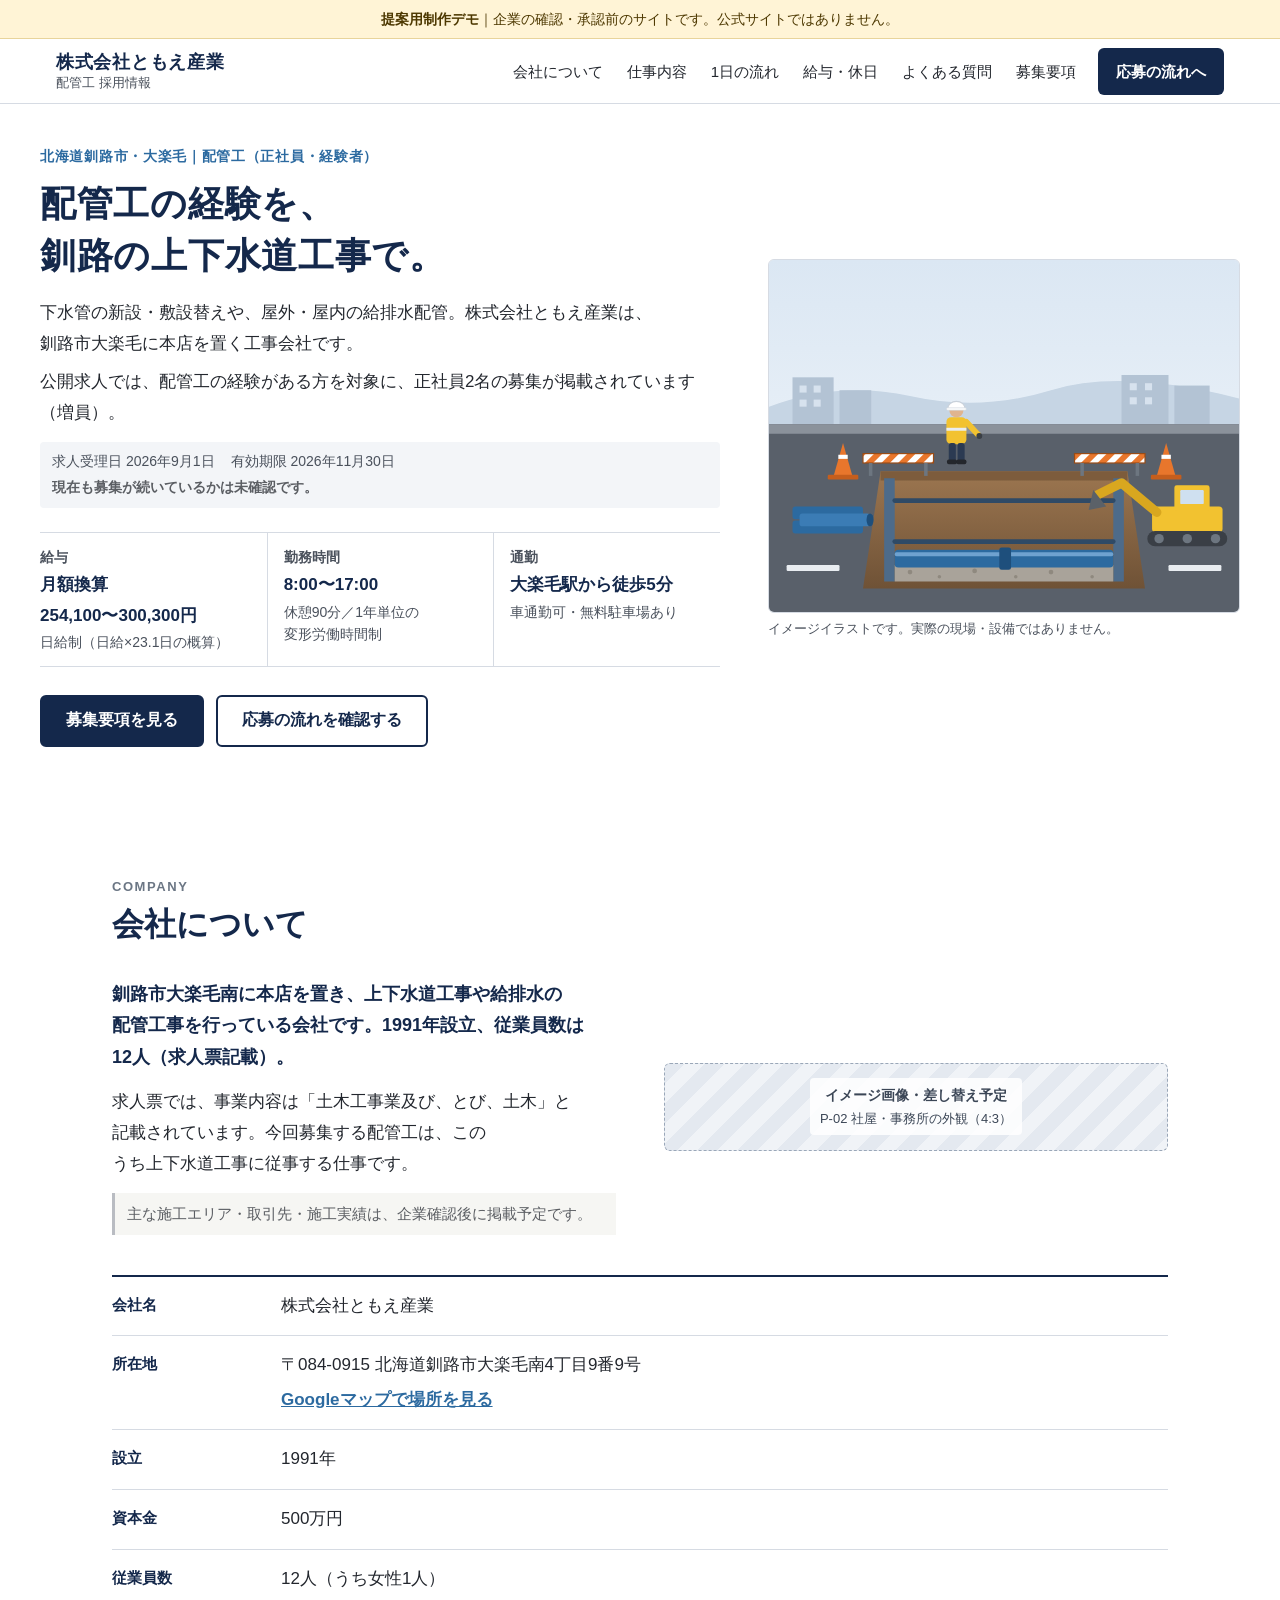
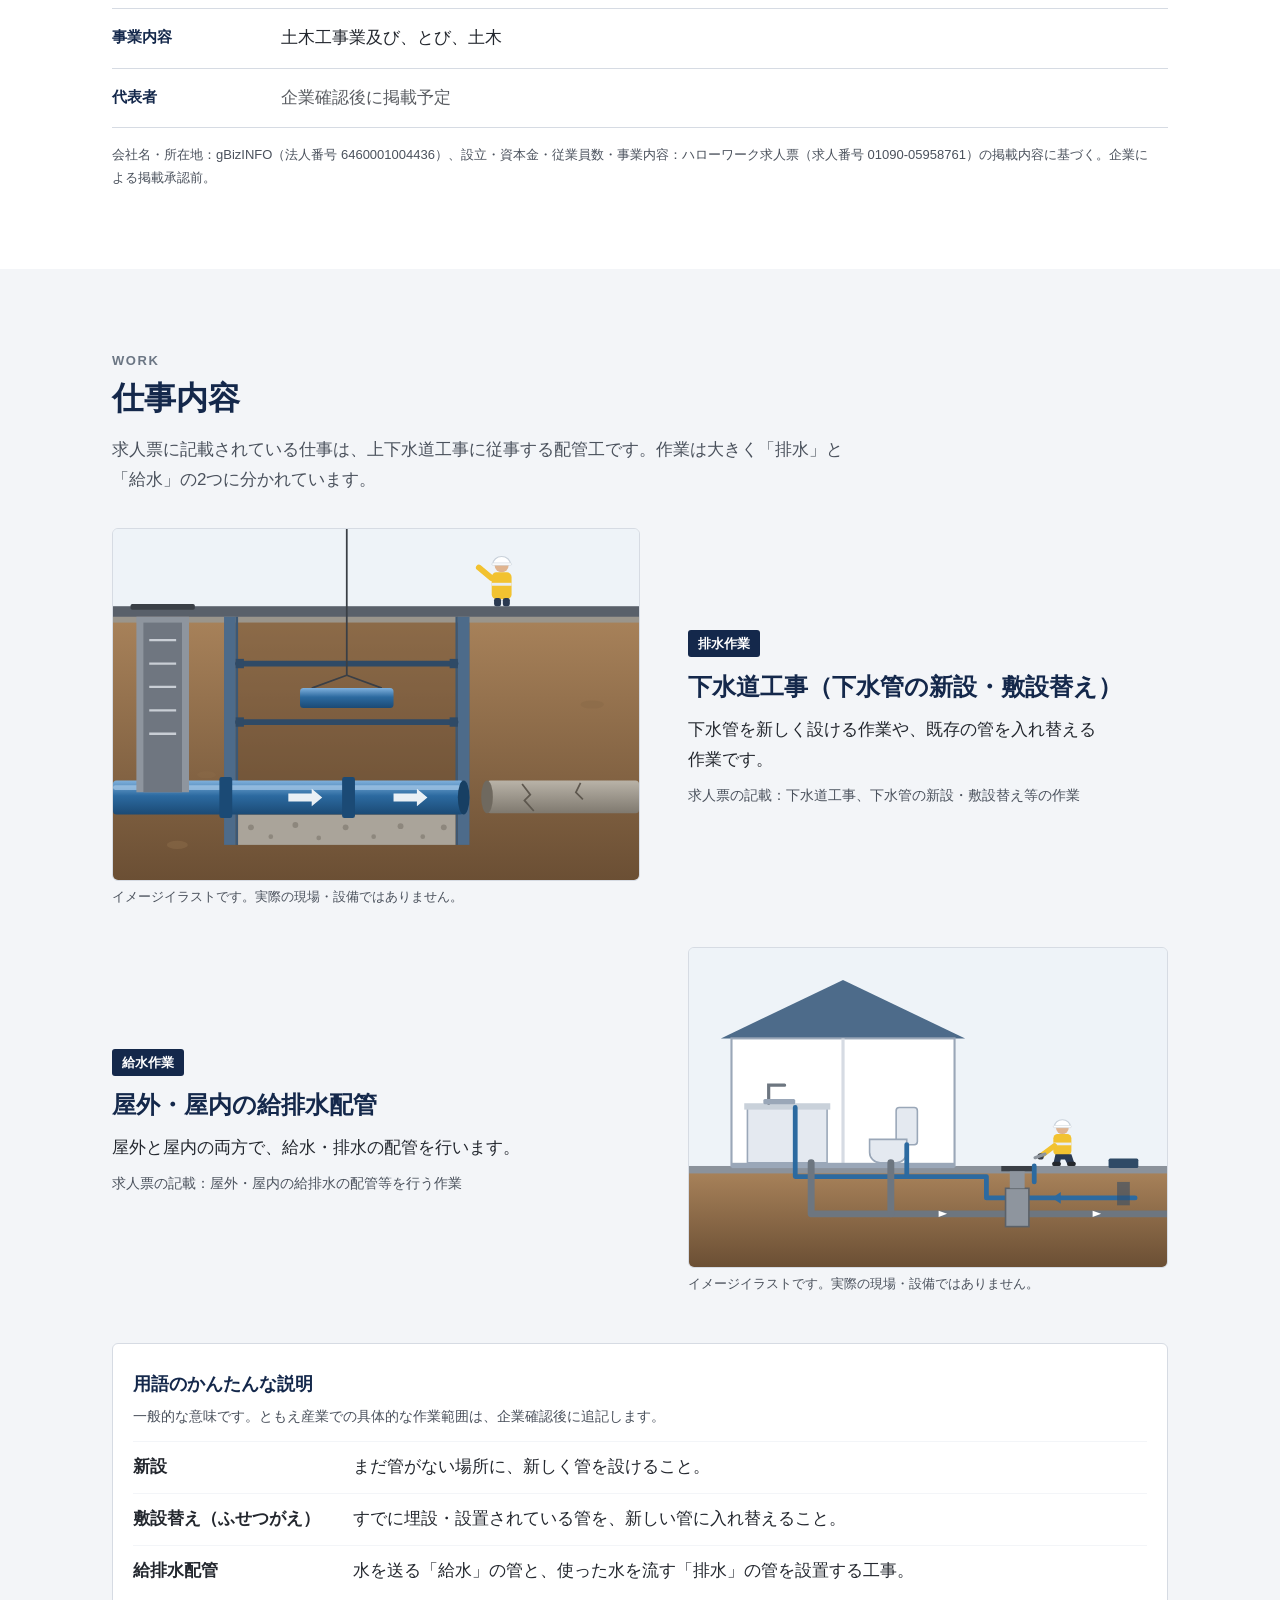
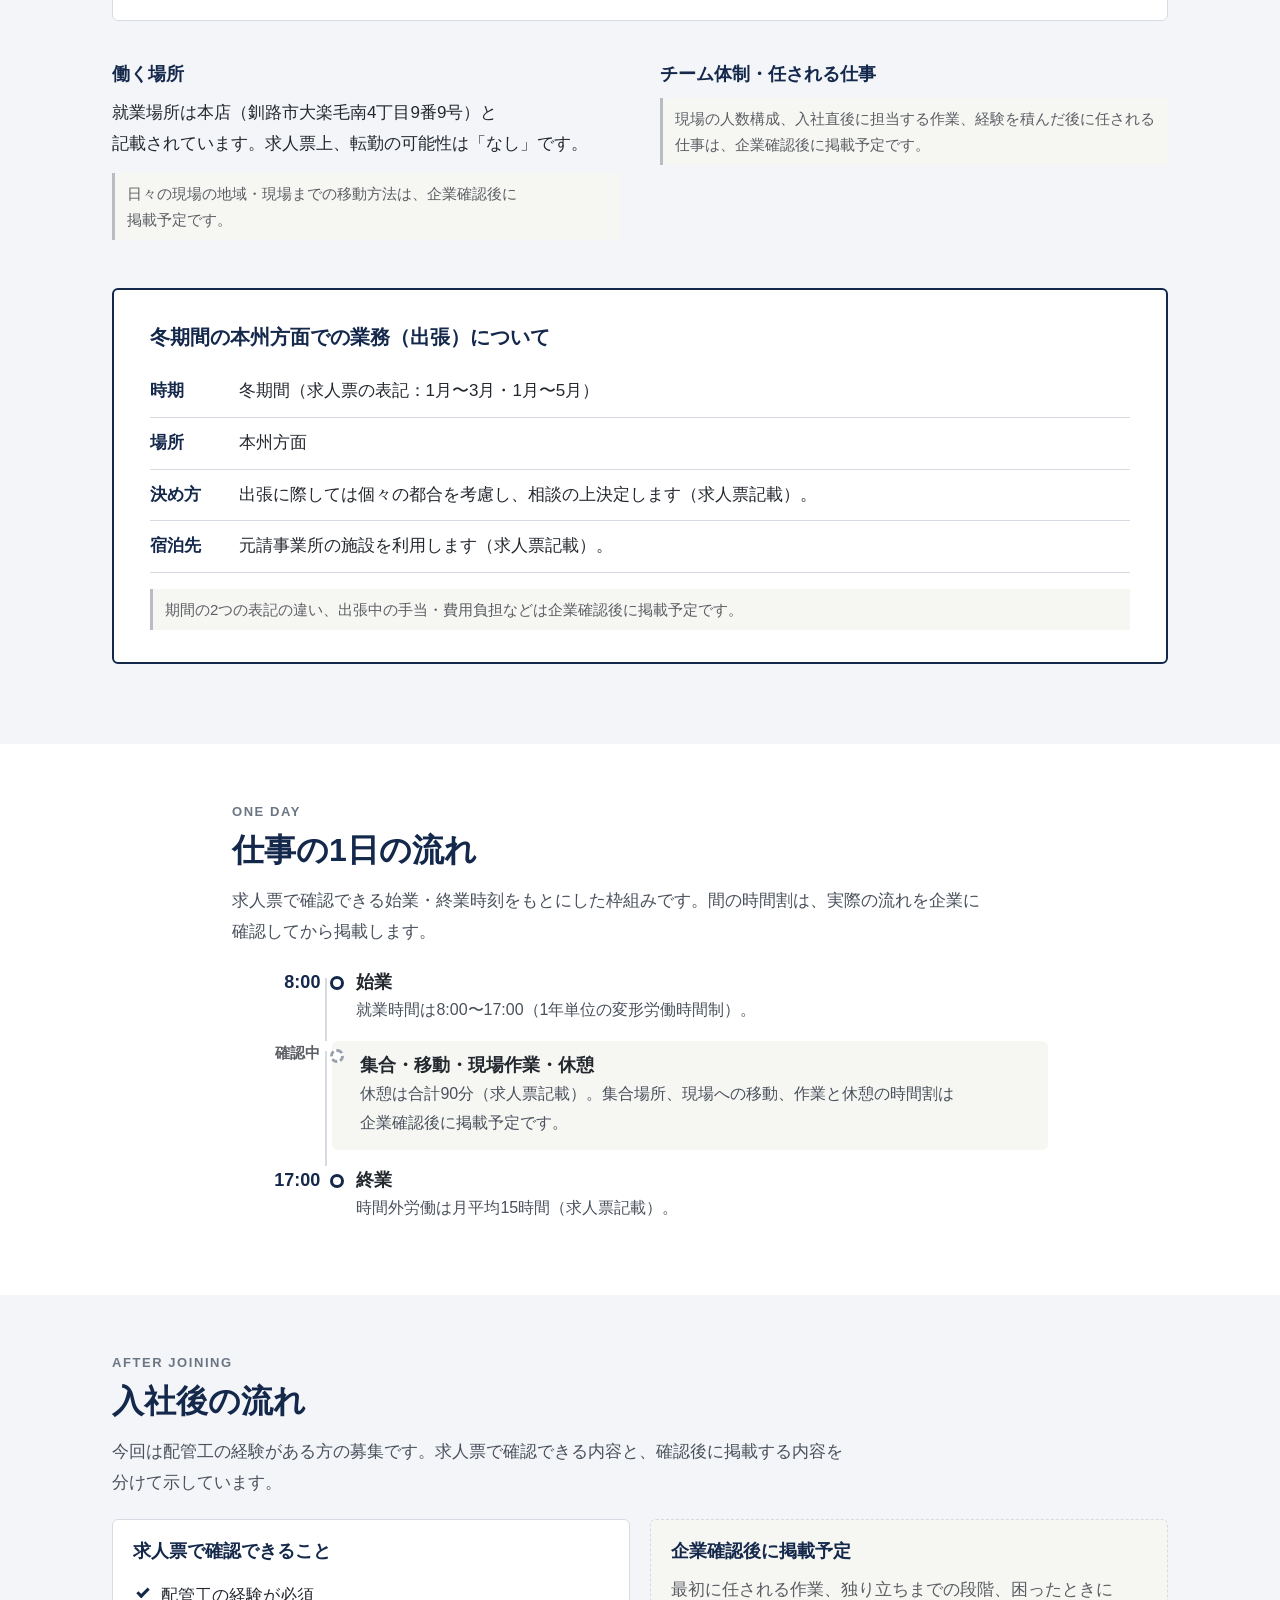
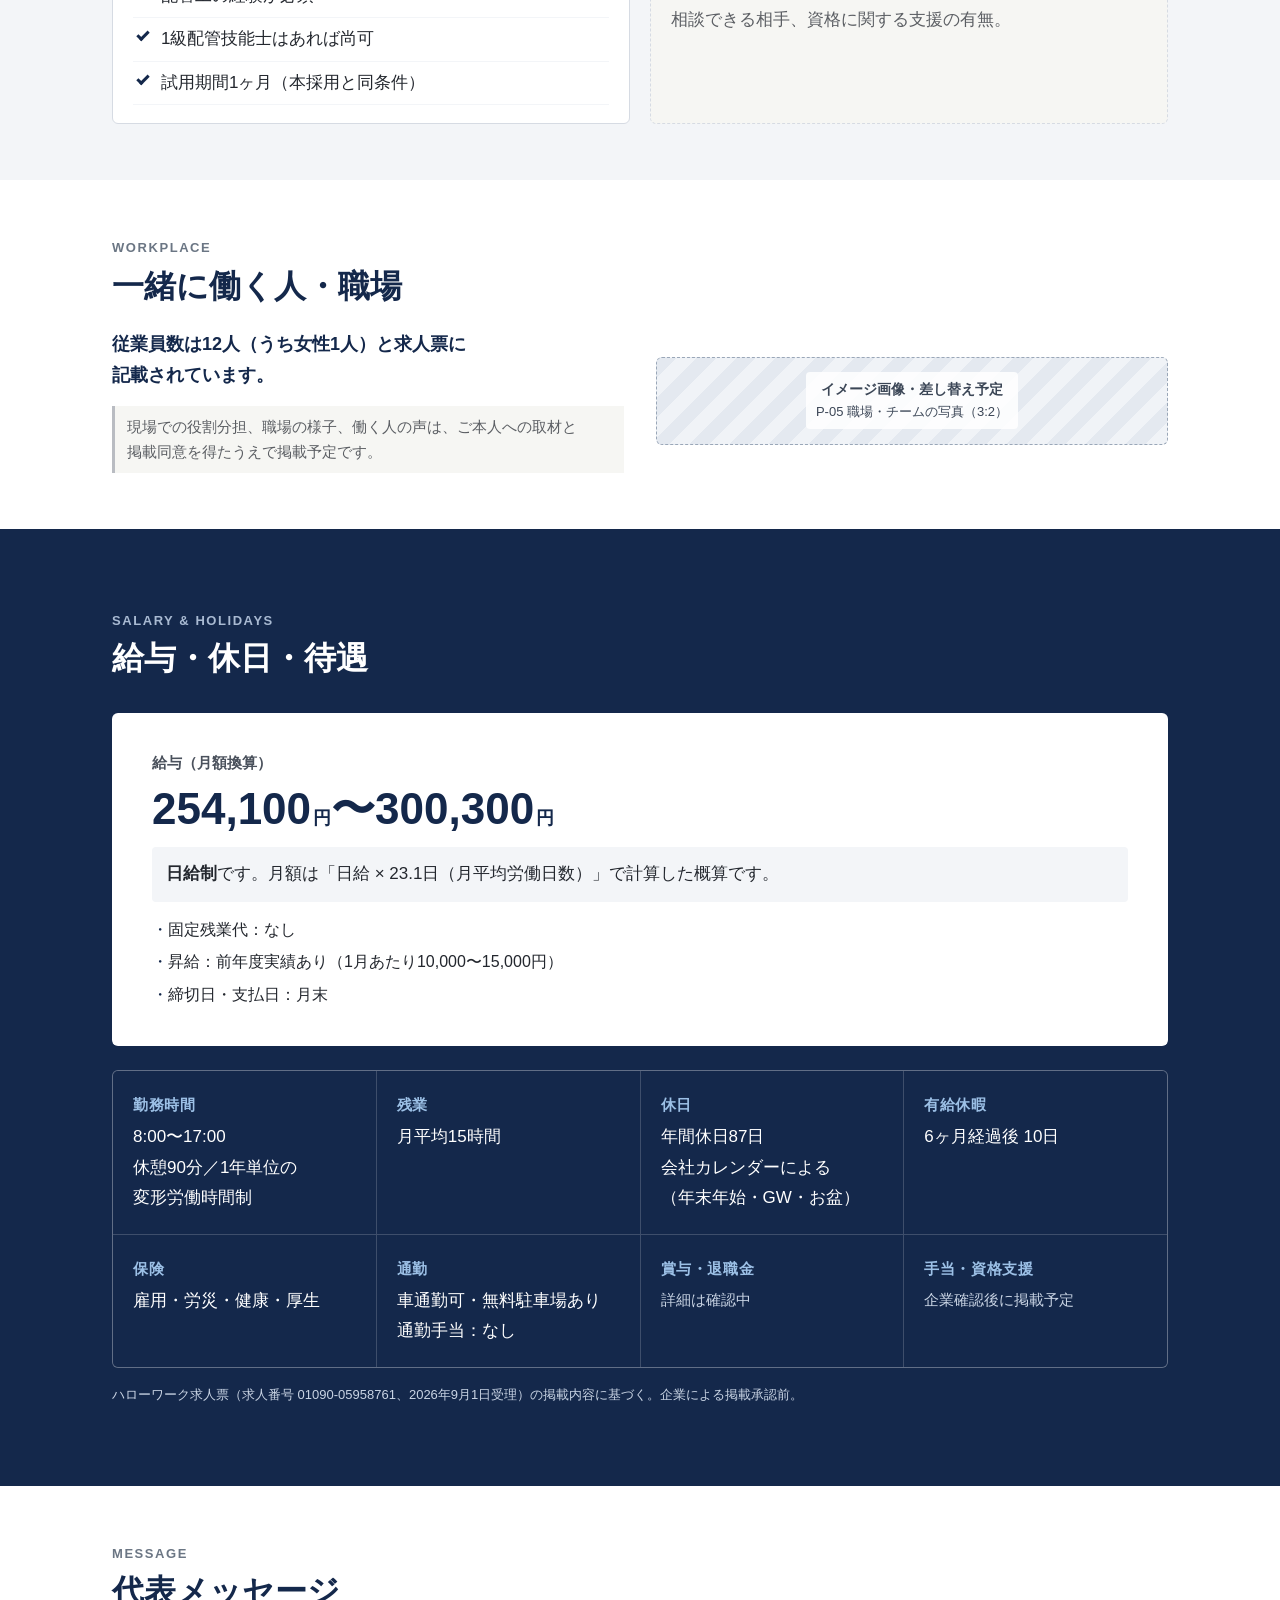
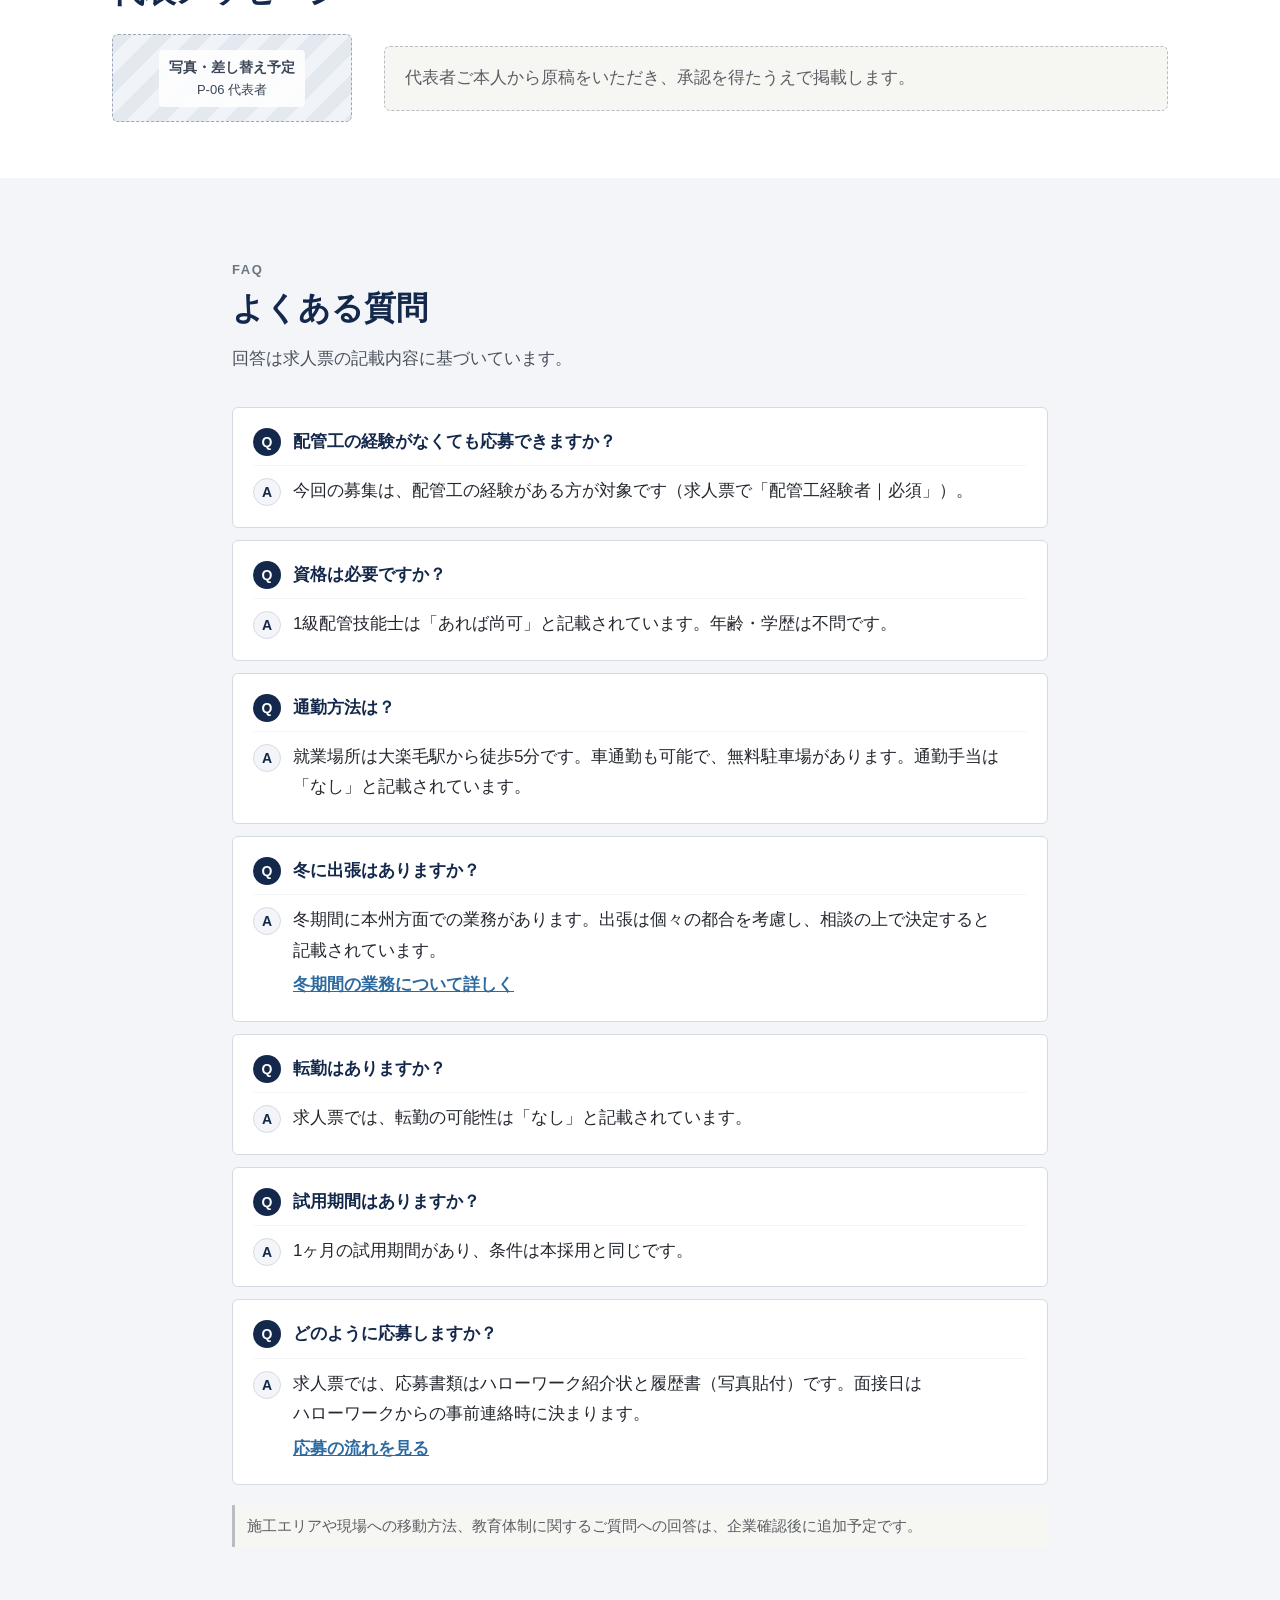
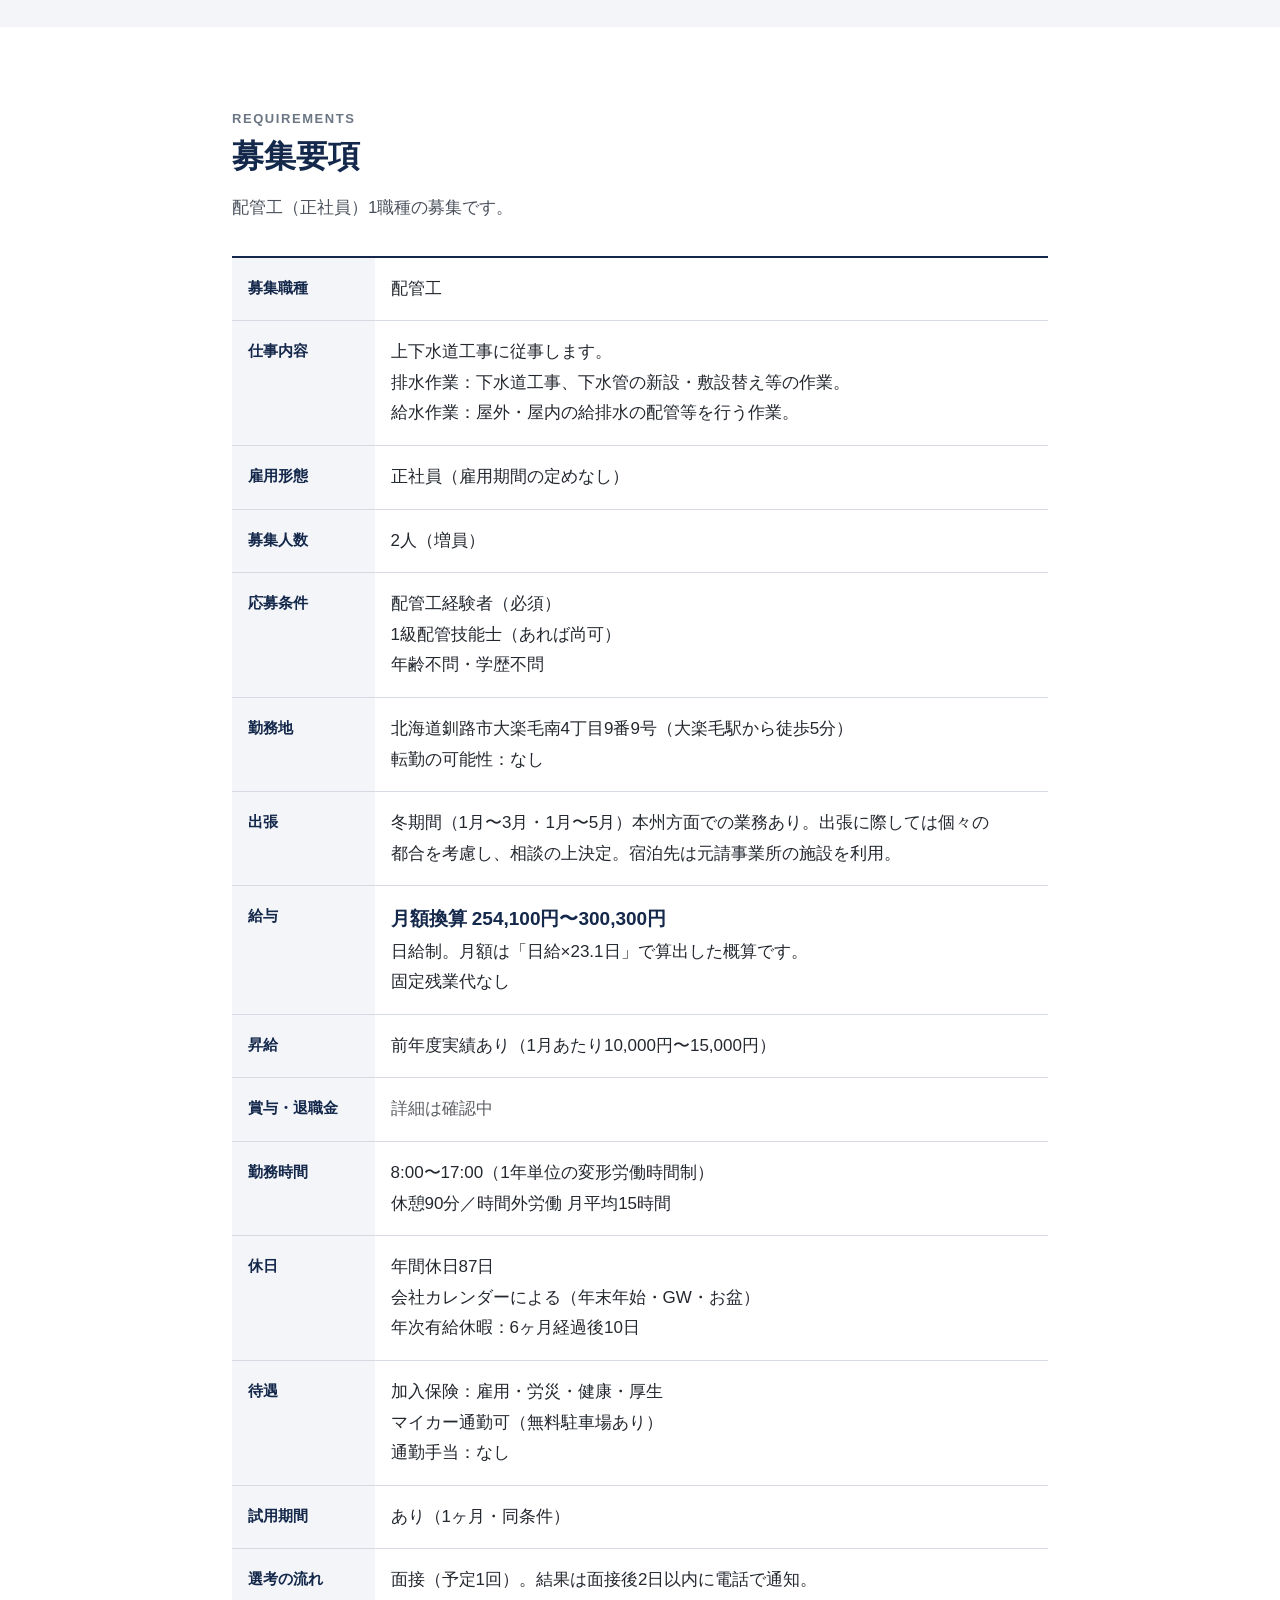
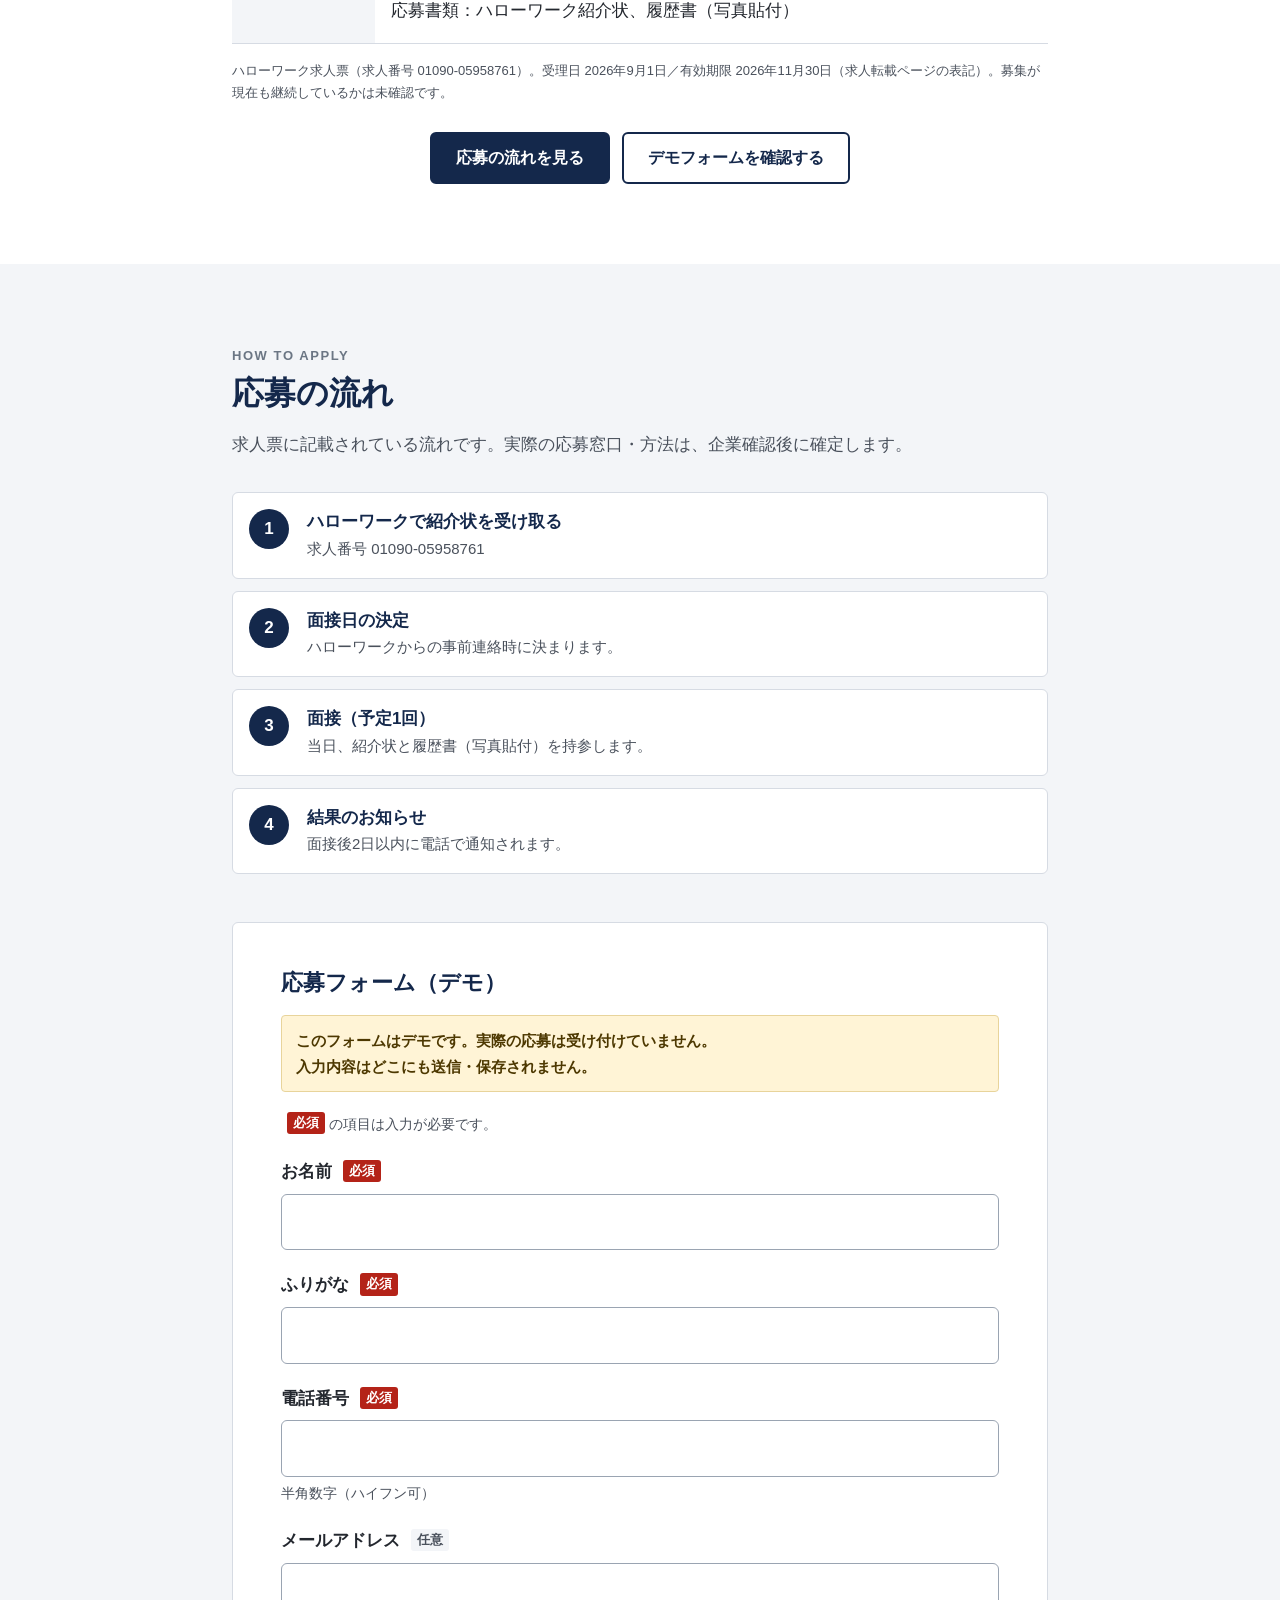
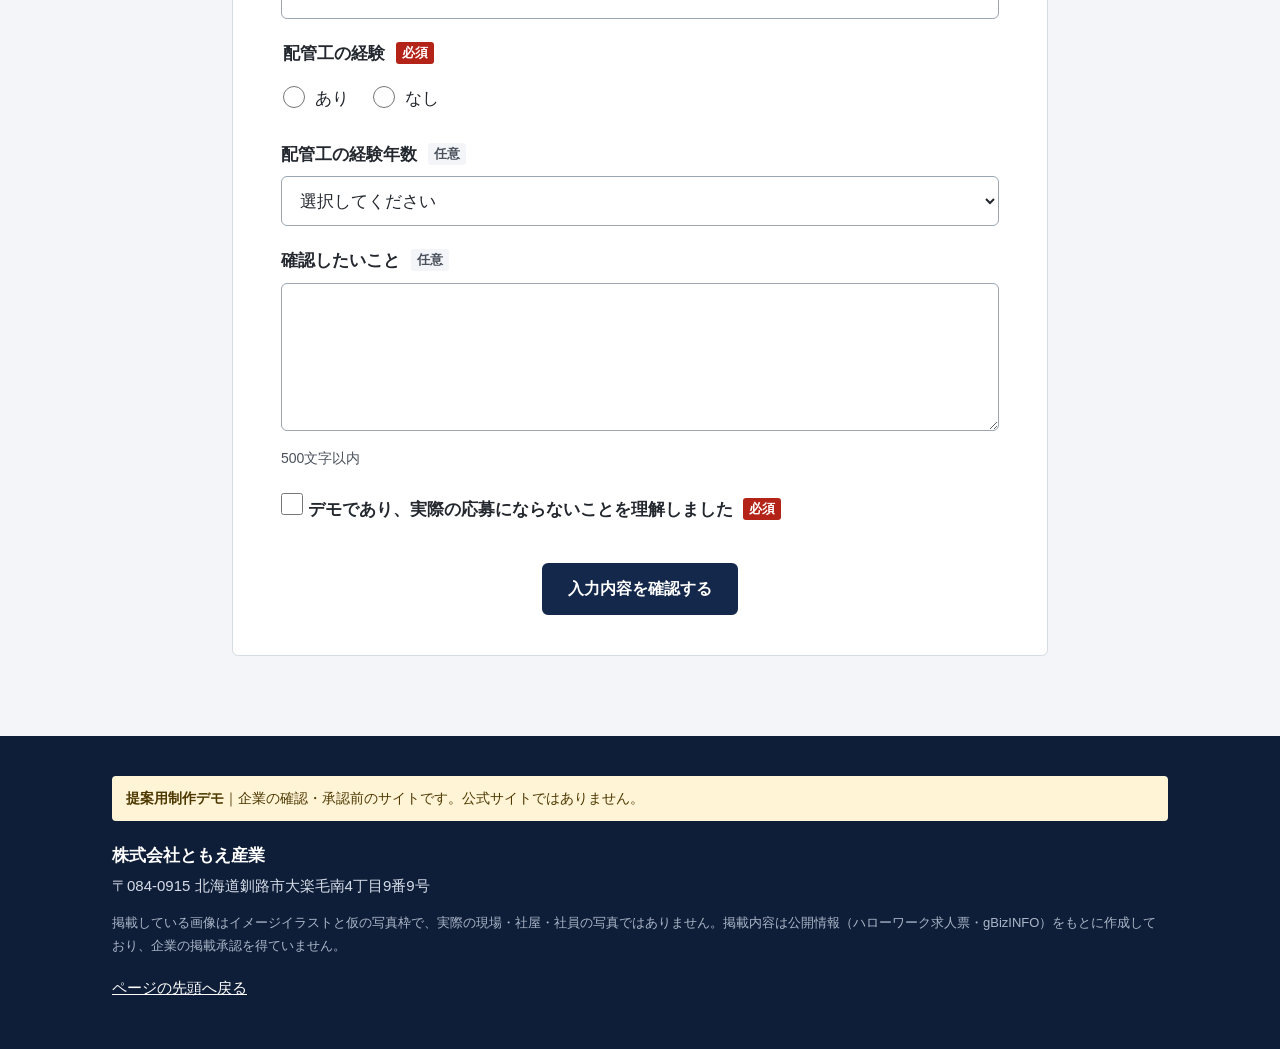
<file: index.html>
<!doctype html>
<html lang="ja">
<head>
<meta charset="utf-8">
<meta name="viewport" content="width=device-width, initial-scale=1">
<meta name="robots" content="noindex, nofollow, noarchive">
<meta name="referrer" content="no-referrer">
<title>配管工 採用情報｜株式会社ともえ産業（提案用制作デモ）</title>
<meta name="description" content="提案用制作デモ。株式会社ともえ産業（北海道釧路市）の配管工（正社員・経験者）採用ページ案です。公式サイトではありません。">
<link rel="stylesheet" href="assets/css/style.css">
</head>
<body>

<div class="demo-bar" role="note">
  <p><strong>提案用制作デモ</strong>｜企業の確認・承認前のサイトです。公式サイトではありません。</p>
</div>

<header class="site-header" id="top">
  <div class="header-inner">
    <a class="logo" href="#top" aria-label="ページの先頭へ">
      <span class="logo-name">株式会社ともえ産業</span>
      <span class="logo-sub">配管工 採用情報</span>
    </a>
    <button class="nav-toggle" type="button" aria-expanded="false" aria-controls="global-nav">
      <span class="nav-toggle-bar" aria-hidden="true"></span>
      <span class="nav-toggle-label">メニュー</span>
    </button>
    <nav class="global-nav" id="global-nav" aria-label="ページ内メニュー">
      <ul>
        <li><a href="#company">会社について</a></li>
        <li><a href="#work">仕事内容</a></li>
        <li><a href="#day">1日の流れ</a></li>
        <li><a href="#benefits">給与・休日</a></li>
        <li><a href="#faq">よくある質問</a></li>
        <li><a href="#requirements">募集要項</a></li>
        <li class="nav-cta"><a href="#apply">応募の流れへ</a></li>
      </ul>
    </nav>
  </div>
</header>

<main>

<!-- ① ファーストビュー -->
<section class="hero hero--no-photo" aria-labelledby="hero-title">
  <figure class="hero-media photo illust" data-photo-id="P-01">
    <img src="assets/img/p01-site.svg" width="800" height="600" alt="上下水道工事の現場のイメージイラスト。土留めをした掘削部の底に管が敷かれ、保護具を着けた作業者とバックホウが描かれている">
    <figcaption class="illust-note">イメージイラストです。実際の現場・設備ではありません。</figcaption>
  </figure>
  <div class="hero-body">
    <p class="hero-eyebrow">北海道釧路市・大楽毛｜配管工（正社員・経験者）</p>
    <h1 class="hero-title" id="hero-title">配管工の経験を、<br>釧路の上下水道工事で。</h1>
    <p class="hero-lead">下水管の新設・敷設替えや、屋外・屋内の給排水配管。株式会社ともえ産業は、釧路市大楽毛に本店を置く工事会社です。</p>
    <p class="hero-lead">公開求人では、配管工の経験がある方を対象に、正社員2名の募集が掲載されています（増員）。</p>
    <p class="hero-status"><span>求人受理日 2026年9月1日</span><span>有効期限 2026年11月30日</span><span class="hero-status-note">現在も募集が続いているかは未確認です。</span></p>
    <ul class="hero-facts">
      <li><span class="fact-label">給与</span><span class="fact-value">月額換算 <span class="nw">254,100〜300,300円</span></span><span class="fact-note">日給制（日給×23.1日の概算）</span></li>
      <li><span class="fact-label">勤務時間</span><span class="fact-value">8:00〜17:00</span><span class="fact-note">休憩90分／1年単位の変形労働時間制</span></li>
      <li><span class="fact-label">通勤</span><span class="fact-value">大楽毛駅から徒歩5分</span><span class="fact-note">車通勤可・無料駐車場あり</span></li>
    </ul>
    <div class="btn-row">
      <a class="btn btn--primary" href="#requirements">募集要項を見る</a>
      <a class="btn btn--ghost" href="#apply">応募の流れを確認する</a>
    </div>
  </div>
</section>

<!-- ② 会社について -->
<section class="section" id="company" aria-labelledby="company-title">
  <div class="container">
    <div class="sec-head">
      <p class="sec-en" aria-hidden="true">COMPANY</p>
      <h2 class="sec-title" id="company-title">会社について</h2>
    </div>
    <div class="split">
      <div class="split-text">
        <p class="lead">釧路市大楽毛南に本店を置き、上下水道工事や給排水の配管工事を行っている会社です。1991年設立、従業員数は12人（求人票記載）。</p>
        <p>求人票では、事業内容は「土木工事業及び、とび、土木」と記載されています。今回募集する配管工は、このうち上下水道工事に従事する仕事です。</p>
        <p class="pending-inline">主な施工エリア・取引先・施工実績は、企業確認後に掲載予定です。</p>
      </div>
      <figure class="split-media photo" data-photo-id="P-02">
        <div class="ph ph--pending ph--43" role="img" aria-label="仮画像枠：社屋外観（差し替え予定）">
          <span class="ph-label">イメージ画像・差し替え予定<br><small>P-02 社屋・事務所の外観（4:3）</small></span>
        </div>
      </figure>
    </div>

    <dl class="info-table">
      <div><dt>会社名</dt><dd>株式会社ともえ産業</dd></div>
      <div><dt>所在地</dt><dd>〒084-0915 北海道釧路市大楽毛南4丁目9番9号<br><a class="text-link" href="https://maps.app.goo.gl/fXU83YgrfYhmxeZe6" target="_blank" rel="noopener noreferrer">Googleマップで場所を見る<span class="sr-only">（新しいタブで開きます）</span></a></dd></div>
      <div><dt>設立</dt><dd>1991年</dd></div>
      <div><dt>資本金</dt><dd>500万円</dd></div>
      <div><dt>従業員数</dt><dd>12人（うち女性1人）</dd></div>
      <div><dt>事業内容</dt><dd>土木工事業及び、とび、土木</dd></div>
      <div><dt>代表者</dt><dd class="is-pending">企業確認後に掲載予定</dd></div>
    </dl>
    <p class="source-note">会社名・所在地：gBizINFO（法人番号 6460001004436）、設立・資本金・従業員数・事業内容：ハローワーク求人票（求人番号 01090-05958761）の掲載内容に基づく。企業による掲載承認前。</p>
  </div>
</section>

<!-- ③ 仕事内容 -->
<section class="section section--tint" id="work" aria-labelledby="work-title">
  <div class="container">
    <div class="sec-head">
      <p class="sec-en" aria-hidden="true">WORK</p>
      <h2 class="sec-title" id="work-title">仕事内容</h2>
      <p class="sec-lead">求人票に記載されている仕事は、上下水道工事に従事する配管工です。作業は大きく「排水」と「給水」の2つに分かれています。</p>
    </div>

    <div class="work-list">
      <article class="work-item">
        <figure class="work-media photo illust" data-photo-id="P-03">
          <img src="assets/img/p03-sewer.svg" width="900" height="600" loading="lazy" decoding="async" alt="下水管工事のイメージイラスト。地中の断面で、土留めをした掘削部に新しい管を敷き、右側に入れ替え前の古い管が描かれている">
          <figcaption class="illust-note">イメージイラストです。実際の現場・設備ではありません。</figcaption>
        </figure>
        <div class="work-text">
          <p class="work-tag">排水作業</p>
          <h3 class="work-title">下水道工事<br class="br-sp">（下水管の新設・敷設替え）</h3>
          <p>下水管を新しく設ける作業や、既存の管を入れ替える作業です。</p>
          <p class="work-src">求人票の記載：下水道工事、下水管の新設・敷設替え等の作業</p>
        </div>
      </article>
      <article class="work-item work-item--rev">
        <figure class="work-media photo illust" data-photo-id="P-04">
          <img src="assets/img/p04-plumbing.svg" width="900" height="600" loading="lazy" decoding="async" alt="給排水配管のイメージイラスト。建物の断面で、屋外から屋内の流し台やトイレへつながる給水管と、屋外の桝へ流れる排水管が描かれている">
          <figcaption class="illust-note">イメージイラストです。実際の現場・設備ではありません。</figcaption>
        </figure>
        <div class="work-text">
          <p class="work-tag">給水作業</p>
          <h3 class="work-title">屋外・屋内の給排水配管</h3>
          <p>屋外と屋内の両方で、給水・排水の配管を行います。</p>
          <p class="work-src">求人票の記載：屋外・屋内の給排水の配管等を行う作業</p>
        </div>
      </article>
    </div>

    <aside class="glossary" aria-labelledby="glossary-title">
      <h3 class="glossary-title" id="glossary-title">用語のかんたんな説明</h3>
      <p class="glossary-note">一般的な意味です。ともえ産業での具体的な作業範囲は、企業確認後に追記します。</p>
      <dl>
        <div><dt>新設</dt><dd>まだ管がない場所に、新しく管を設けること。</dd></div>
        <div><dt>敷設替え（ふせつがえ）</dt><dd>すでに埋設・設置されている管を、新しい管に入れ替えること。</dd></div>
        <div><dt>給排水配管</dt><dd>水を送る「給水」の管と、使った水を流す「排水」の管を設置する工事。</dd></div>
      </dl>
    </aside>

    <div class="work-detail">
      <div class="work-detail-col">
        <h3 class="sub-title">働く場所</h3>
        <p>就業場所は本店（釧路市大楽毛南4丁目9番9号）と記載されています。求人票上、転勤の可能性は「なし」です。</p>
        <p class="pending-inline">日々の現場の地域・現場までの移動方法は、企業確認後に掲載予定です。</p>
      </div>
      <div class="work-detail-col">
        <h3 class="sub-title">チーム体制・任される仕事</h3>
        <p class="pending-inline">現場の人数構成、入社直後に担当する作業、経験を積んだ後に任される仕事は、企業確認後に掲載予定です。</p>
      </div>
    </div>

    <section class="winter" id="winter" aria-labelledby="winter-title">
      <h3 class="winter-title" id="winter-title">冬期間の本州方面での業務（出張）について</h3>
      <dl class="winter-list">
        <div><dt>時期</dt><dd>冬期間（求人票の表記：1月〜3月・1月〜5月）</dd></div>
        <div><dt>場所</dt><dd>本州方面</dd></div>
        <div><dt>決め方</dt><dd>出張に際しては個々の都合を考慮し、相談の上決定します（求人票記載）。</dd></div>
        <div><dt>宿泊先</dt><dd>元請事業所の施設を利用します（求人票記載）。</dd></div>
      </dl>
      <p class="pending-inline">期間の2つの表記の違い、出張中の手当・費用負担などは企業確認後に掲載予定です。</p>
    </section>
  </div>
</section>

<!-- ④ 1日の流れ -->
<section class="section section--compact" id="day" aria-labelledby="day-title">
  <div class="container container--narrow">
    <div class="sec-head">
      <p class="sec-en" aria-hidden="true">ONE DAY</p>
      <h2 class="sec-title" id="day-title">仕事の1日の流れ</h2>
      <p class="sec-lead">求人票で確認できる始業・終業時刻をもとにした枠組みです。間の時間割は、実際の流れを企業に確認してから掲載します。</p>
    </div>
    <ol class="timeline">
      <li class="tl-item">
        <p class="tl-time">8:00</p>
        <div class="tl-body">
          <h3 class="tl-title">始業</h3>
          <p>就業時間は8:00〜17:00（1年単位の変形労働時間制）。</p>
        </div>
      </li>
      <li class="tl-item tl-item--pending">
        <p class="tl-time">確認中</p>
        <div class="tl-body">
          <h3 class="tl-title">集合・移動・現場作業・休憩</h3>
          <p>休憩は合計90分（求人票記載）。集合場所、現場への移動、作業と休憩の時間割は企業確認後に掲載予定です。</p>
        </div>
      </li>
      <li class="tl-item">
        <p class="tl-time">17:00</p>
        <div class="tl-body">
          <h3 class="tl-title">終業</h3>
          <p>時間外労働は月平均15時間（求人票記載）。</p>
        </div>
      </li>
    </ol>
  </div>
</section>

<!-- ⑤ 入社後に仕事を覚える流れ -->
<section class="section section--tint section--compact" id="training" aria-labelledby="training-title">
  <div class="container">
    <div class="sec-head">
      <p class="sec-en" aria-hidden="true">AFTER JOINING</p>
      <h2 class="sec-title" id="training-title">入社後の流れ</h2>
      <p class="sec-lead">今回は配管工の経験がある方の募集です。求人票で確認できる内容と、確認後に掲載する内容を分けて示しています。</p>
    </div>
    <div class="two-col">
      <div class="box">
        <h3 class="sub-title">求人票で確認できること</h3>
        <ul class="check-list">
          <li>配管工の経験が必須</li>
          <li>1級配管技能士はあれば尚可</li>
          <li>試用期間1ヶ月（本採用と同条件）</li>
        </ul>
      </div>
      <div class="box box--pending">
        <h3 class="sub-title">企業確認後に掲載予定</h3>
        <p>最初に任される作業、独り立ちまでの段階、困ったときに相談できる相手、資格に関する支援の有無。</p>
      </div>
    </div>
  </div>
</section>

<!-- ⑥ 社員・職場紹介 -->
<section class="section section--compact" id="team" aria-labelledby="team-title">
  <div class="container">
    <div class="sec-head">
      <p class="sec-en" aria-hidden="true">WORKPLACE</p>
      <h2 class="sec-title" id="team-title">一緒に働く人・職場</h2>
    </div>
    <div class="split split--compact">
      <div class="split-text">
        <p class="lead">従業員数は12人（うち女性1人）と求人票に記載されています。</p>
        <p class="pending-inline">現場での役割分担、職場の様子、働く人の声は、ご本人への取材と掲載同意を得たうえで掲載予定です。</p>
      </div>
      <figure class="split-media photo" data-photo-id="P-05">
        <div class="ph ph--pending ph--32" role="img" aria-label="仮画像枠：職場・集合写真（差し替え予定）">
          <span class="ph-label">イメージ画像・差し替え予定<br><small>P-05 職場・チームの写真（3:2）</small></span>
        </div>
      </figure>
    </div>
  </div>
</section>

<!-- ⑦ 給与・休日・福利厚生 -->
<section class="section section--navy" id="benefits" aria-labelledby="benefits-title">
  <div class="container">
    <div class="sec-head sec-head--inv">
      <p class="sec-en" aria-hidden="true">SALARY &amp; HOLIDAYS</p>
      <h2 class="sec-title" id="benefits-title">給与・休日・待遇</h2>
    </div>

    <div class="pay-card">
      <p class="pay-label">給与（月額換算）</p>
      <p class="pay-amount">254,100<span>円</span>〜300,300<span>円</span></p>
      <p class="pay-calc"><strong>日給制</strong>です。月額は「日給 × 23.1日（月平均労働日数）」で計算した概算です。</p>
      <ul class="pay-sub">
        <li>固定残業代：なし</li>
        <li>昇給：前年度実績あり（1月あたり10,000〜15,000円）</li>
        <li>締切日・支払日：月末</li>
      </ul>
    </div>

    <div class="benefit-grid">
      <div class="benefit">
        <h3>勤務時間</h3>
        <p>8:00〜17:00<br>休憩90分／1年単位の変形労働時間制</p>
      </div>
      <div class="benefit">
        <h3>残業</h3>
        <p>月平均15時間</p>
      </div>
      <div class="benefit">
        <h3>休日</h3>
        <p>年間休日87日<br>会社カレンダーによる（年末年始・GW・お盆）</p>
      </div>
      <div class="benefit">
        <h3>有給休暇</h3>
        <p>6ヶ月経過後 10日</p>
      </div>
      <div class="benefit">
        <h3>保険</h3>
        <p>雇用・労災・健康・厚生</p>
      </div>
      <div class="benefit">
        <h3>通勤</h3>
        <p>車通勤可・無料駐車場あり<br>通勤手当：なし</p>
      </div>
      <div class="benefit benefit--pending">
        <h3>賞与・退職金</h3>
        <p>詳細は確認中</p>
      </div>
      <div class="benefit benefit--pending">
        <h3>手当・資格支援</h3>
        <p>企業確認後に掲載予定</p>
      </div>
    </div>
    <p class="source-note source-note--inv">ハローワーク求人票（求人番号 01090-05958761、2026年9月1日受理）の掲載内容に基づく。企業による掲載承認前。</p>
  </div>
</section>

<!-- ⑧ 代表メッセージ -->
<section class="section section--compact" id="message" aria-labelledby="message-title">
  <div class="container">
    <div class="sec-head">
      <p class="sec-en" aria-hidden="true">MESSAGE</p>
      <h2 class="sec-title" id="message-title">代表メッセージ</h2>
    </div>
    <div class="message">
      <figure class="message-media photo" data-photo-id="P-06">
        <div class="ph ph--pending ph--34" role="img" aria-label="仮画像枠：代表者の写真（差し替え予定）">
          <span class="ph-label">写真・差し替え予定<br><small>P-06 代表者</small></span>
        </div>
      </figure>
      <div class="message-text">
        <p class="pending-block">代表者ご本人から原稿をいただき、承認を得たうえで掲載します。</p>
      </div>
    </div>
  </div>
</section>

<!-- ⑨ よくある質問 -->
<section class="section section--tint" id="faq" aria-labelledby="faq-title">
  <div class="container container--narrow">
    <div class="sec-head">
      <p class="sec-en" aria-hidden="true">FAQ</p>
      <h2 class="sec-title" id="faq-title">よくある質問</h2>
      <p class="sec-lead">回答は求人票の記載内容に基づいています。</p>
    </div>
    <dl class="faq">
      <div class="faq-item">
        <dt><span class="faq-q" aria-hidden="true">Q</span>配管工の経験がなくても応募できますか？</dt>
        <dd><span class="faq-a" aria-hidden="true">A</span>今回の募集は、配管工の経験がある方が対象です（求人票で「配管工経験者｜必須」）。</dd>
      </div>
      <div class="faq-item">
        <dt><span class="faq-q" aria-hidden="true">Q</span>資格は必要ですか？</dt>
        <dd><span class="faq-a" aria-hidden="true">A</span>1級配管技能士は「あれば尚可」と記載されています。年齢・学歴は不問です。</dd>
      </div>
      <div class="faq-item">
        <dt><span class="faq-q" aria-hidden="true">Q</span>通勤方法は？</dt>
        <dd><span class="faq-a" aria-hidden="true">A</span>就業場所は大楽毛駅から徒歩5分です。車通勤も可能で、無料駐車場があります。通勤手当は「なし」と記載されています。</dd>
      </div>
      <div class="faq-item">
        <dt><span class="faq-q" aria-hidden="true">Q</span>冬に出張はありますか？</dt>
        <dd><span class="faq-a" aria-hidden="true">A</span>冬期間に本州方面での業務があります。出張は個々の都合を考慮し、相談の上で決定すると記載されています。<a class="text-link" href="#winter">冬期間の業務について詳しく</a></dd>
      </div>
      <div class="faq-item">
        <dt><span class="faq-q" aria-hidden="true">Q</span>転勤はありますか？</dt>
        <dd><span class="faq-a" aria-hidden="true">A</span>求人票では、転勤の可能性は「なし」と記載されています。</dd>
      </div>
      <div class="faq-item">
        <dt><span class="faq-q" aria-hidden="true">Q</span>試用期間はありますか？</dt>
        <dd><span class="faq-a" aria-hidden="true">A</span>1ヶ月の試用期間があり、条件は本採用と同じです。</dd>
      </div>
      <div class="faq-item">
        <dt><span class="faq-q" aria-hidden="true">Q</span>どのように応募しますか？</dt>
        <dd><span class="faq-a" aria-hidden="true">A</span>求人票では、応募書類はハローワーク紹介状と履歴書（写真貼付）です。面接日はハローワークからの事前連絡時に決まります。<a class="text-link" href="#apply">応募の流れを見る</a></dd>
      </div>
    </dl>
    <p class="pending-inline faq-pending">施工エリアや現場への移動方法、教育体制に関するご質問への回答は、企業確認後に追加予定です。</p>
  </div>
</section>

<!-- ⑩ 募集要項 -->
<section class="section" id="requirements" aria-labelledby="req-title">
  <div class="container container--narrow">
    <div class="sec-head">
      <p class="sec-en" aria-hidden="true">REQUIREMENTS</p>
      <h2 class="sec-title" id="req-title">募集要項</h2>
      <p class="sec-lead">配管工（正社員）1職種の募集です。</p>
    </div>
    <div class="req-table-wrap">
      <table class="req-table">
        <caption class="sr-only">配管工（正社員）募集要項</caption>
        <tbody>
          <tr><th scope="row">募集職種</th><td>配管工</td></tr>
          <tr><th scope="row">仕事内容</th><td>上下水道工事に従事します。<br>排水作業：下水道工事、下水管の新設・敷設替え等の作業。<br>給水作業：屋外・屋内の給排水の配管等を行う作業。</td></tr>
          <tr><th scope="row">雇用形態</th><td>正社員（雇用期間の定めなし）</td></tr>
          <tr><th scope="row">募集人数</th><td>2人（増員）</td></tr>
          <tr><th scope="row">応募条件</th><td>配管工経験者（必須）<br>1級配管技能士（あれば尚可）<br>年齢不問・学歴不問</td></tr>
          <tr><th scope="row">勤務地</th><td>北海道釧路市大楽毛南4丁目9番9号（大楽毛駅から徒歩5分）<br>転勤の可能性：なし</td></tr>
          <tr><th scope="row">出張</th><td>冬期間（1月〜3月・1月〜5月）本州方面での業務あり。出張に際しては個々の都合を考慮し、相談の上決定。宿泊先は元請事業所の施設を利用。</td></tr>
          <tr class="row-pay"><th scope="row">給与</th><td><strong>月額換算 254,100円〜300,300円</strong><br>日給制。月額は「日給×23.1日」で算出した概算です。<br>固定残業代なし</td></tr>
          <tr><th scope="row">昇給</th><td>前年度実績あり（1月あたり10,000円〜15,000円）</td></tr>
          <tr><th scope="row">賞与・退職金</th><td class="is-pending">詳細は確認中</td></tr>
          <tr><th scope="row">勤務時間</th><td>8:00〜17:00（1年単位の変形労働時間制）<br>休憩90分／時間外労働 月平均15時間</td></tr>
          <tr><th scope="row">休日</th><td>年間休日87日<br>会社カレンダーによる（年末年始・GW・お盆）<br>年次有給休暇：6ヶ月経過後10日</td></tr>
          <tr><th scope="row">待遇</th><td>加入保険：雇用・労災・健康・厚生<br>マイカー通勤可（無料駐車場あり）<br>通勤手当：なし</td></tr>
          <tr><th scope="row">試用期間</th><td>あり（1ヶ月・同条件）</td></tr>
          <tr><th scope="row">選考の流れ</th><td>面接（予定1回）。結果は面接後2日以内に電話で通知。<br>応募書類：ハローワーク紹介状、履歴書（写真貼付）</td></tr>
        </tbody>
      </table>
    </div>
    <p class="source-note">ハローワーク求人票（求人番号 01090-05958761）。受理日 2026年9月1日／有効期限 2026年11月30日（求人転載ページの表記）。募集が現在も継続しているかは未確認です。</p>
    <div class="btn-row btn-row--center">
      <a class="btn btn--primary" href="#apply">応募の流れを見る</a>
      <a class="btn btn--ghost" href="#form">デモフォームを確認する</a>
    </div>
  </div>
</section>

<!-- ⑪ 応募の流れ・応募フォーム -->
<section class="section section--tint" id="apply" aria-labelledby="apply-title">
  <div class="container container--narrow">
    <div class="sec-head">
      <p class="sec-en" aria-hidden="true">HOW TO APPLY</p>
      <h2 class="sec-title" id="apply-title">応募の流れ</h2>
      <p class="sec-lead">求人票に記載されている流れです。実際の応募窓口・方法は、企業確認後に確定します。</p>
    </div>
    <ol class="flow">
      <li><span class="flow-no">1</span><div><h3>ハローワークで紹介状を受け取る</h3><p>求人番号 01090-05958761</p></div></li>
      <li><span class="flow-no">2</span><div><h3>面接日の決定</h3><p>ハローワークからの事前連絡時に決まります。</p></div></li>
      <li><span class="flow-no">3</span><div><h3>面接（予定1回）</h3><p>当日、紹介状と履歴書（写真貼付）を持参します。</p></div></li>
      <li><span class="flow-no">4</span><div><h3>結果のお知らせ</h3><p>面接後2日以内に電話で通知されます。</p></div></li>
    </ol>

    <div class="form-area" id="form">
      <h3 class="form-title">応募フォーム（デモ）</h3>
      <p class="demo-notice" role="note">このフォームはデモです。実際の応募は受け付けていません。<br>入力内容はどこにも送信・保存されません。</p>

      <form id="demo-form" novalidate>
        <div class="form-step" data-step="input">
          <p class="form-req-note"><span class="req">必須</span> の項目は入力が必要です。</p>
          <div class="field">
            <label for="f-name">お名前 <span class="req">必須</span></label>
            <input id="f-name" name="name" type="text" autocomplete="off" required aria-describedby="e-name">
            <p class="error" id="e-name" aria-live="polite"></p>
          </div>
          <div class="field">
            <label for="f-kana">ふりがな <span class="req">必須</span></label>
            <input id="f-kana" name="kana" type="text" autocomplete="off" required aria-describedby="e-kana">
            <p class="error" id="e-kana" aria-live="polite"></p>
          </div>
          <div class="field">
            <label for="f-tel">電話番号 <span class="req">必須</span></label>
            <input id="f-tel" name="tel" type="tel" inputmode="tel" autocomplete="off" required aria-describedby="h-tel e-tel">
            <p class="hint" id="h-tel">半角数字（ハイフン可）</p>
            <p class="error" id="e-tel" aria-live="polite"></p>
          </div>
          <div class="field">
            <label for="f-mail">メールアドレス <span class="opt">任意</span></label>
            <input id="f-mail" name="mail" type="email" inputmode="email" autocomplete="off" aria-describedby="e-mail">
            <p class="error" id="e-mail" aria-live="polite"></p>
          </div>
          <fieldset class="field">
            <legend>配管工の経験 <span class="req">必須</span></legend>
            <div class="radio-row">
              <label class="radio"><input type="radio" name="exp" value="あり" required> あり</label>
              <label class="radio"><input type="radio" name="exp" value="なし"> なし</label>
            </div>
            <p class="error" id="e-exp" aria-live="polite"></p>
          </fieldset>
          <div class="field">
            <label for="f-years">配管工の経験年数 <span class="opt">任意</span></label>
            <select id="f-years" name="years">
              <option value="">選択してください</option>
              <option>1年未満</option>
              <option>1〜3年</option>
              <option>3〜5年</option>
              <option>5〜10年</option>
              <option>10年以上</option>
            </select>
          </div>
          <div class="field">
            <label for="f-note">確認したいこと <span class="opt">任意</span></label>
            <textarea id="f-note" name="note" rows="4" maxlength="500" aria-describedby="h-note"></textarea>
            <p class="hint" id="h-note">500文字以内</p>
          </div>
          <div class="field">
            <label class="check"><input type="checkbox" name="agree" id="f-agree" required aria-describedby="e-agree"> デモであり、実際の応募にならないことを理解しました <span class="req">必須</span></label>
            <p class="error" id="e-agree" aria-live="polite"></p>
          </div>
          <div class="btn-row btn-row--center">
            <button class="btn btn--primary" type="button" data-action="confirm">入力内容を確認する</button>
          </div>
        </div>

        <div class="form-step" data-step="confirm" hidden>
          <p class="confirm-lead" tabindex="-1">入力内容をご確認ください（デモ）。</p>
          <dl class="confirm-list" id="confirm-list"></dl>
          <div class="btn-row btn-row--center">
            <button class="btn btn--ghost" type="button" data-action="back">入力画面に戻る</button>
            <button class="btn btn--primary" type="button" data-action="finish">デモ操作を完了する</button>
          </div>
        </div>

        <div class="form-step" data-step="done" hidden>
          <div class="done" tabindex="-1">
            <p class="done-title">デモ操作が完了しました。</p>
            <p>応募情報は送信されていません。入力内容は画面上から消去しました。</p>
            <p>実際の応募方法は、上記「応募の流れ」をご確認ください（企業確認後に確定）。</p>
            <div class="btn-row btn-row--center">
              <button class="btn btn--ghost" type="button" data-action="restart">フォームの最初に戻る</button>
            </div>
          </div>
        </div>
      </form>
    </div>
  </div>
</section>

</main>

<footer class="site-footer">
  <div class="container">
    <p class="footer-demo"><strong>提案用制作デモ</strong>｜企業の確認・承認前のサイトです。公式サイトではありません。</p>
    <p class="footer-name">株式会社ともえ産業</p>
    <p>〒084-0915 北海道釧路市大楽毛南4丁目9番9号</p>
    <p class="footer-note">掲載している画像はイメージイラストと仮の写真枠で、実際の現場・社屋・社員の写真ではありません。掲載内容は公開情報（ハローワーク求人票・gBizINFO）をもとに作成しており、企業の掲載承認を得ていません。</p>
    <p class="footer-top"><a href="#top">ページの先頭へ戻る</a></p>
  </div>
</footer>

<script src="assets/js/main.js"></script>
</body>
</html>
</file>
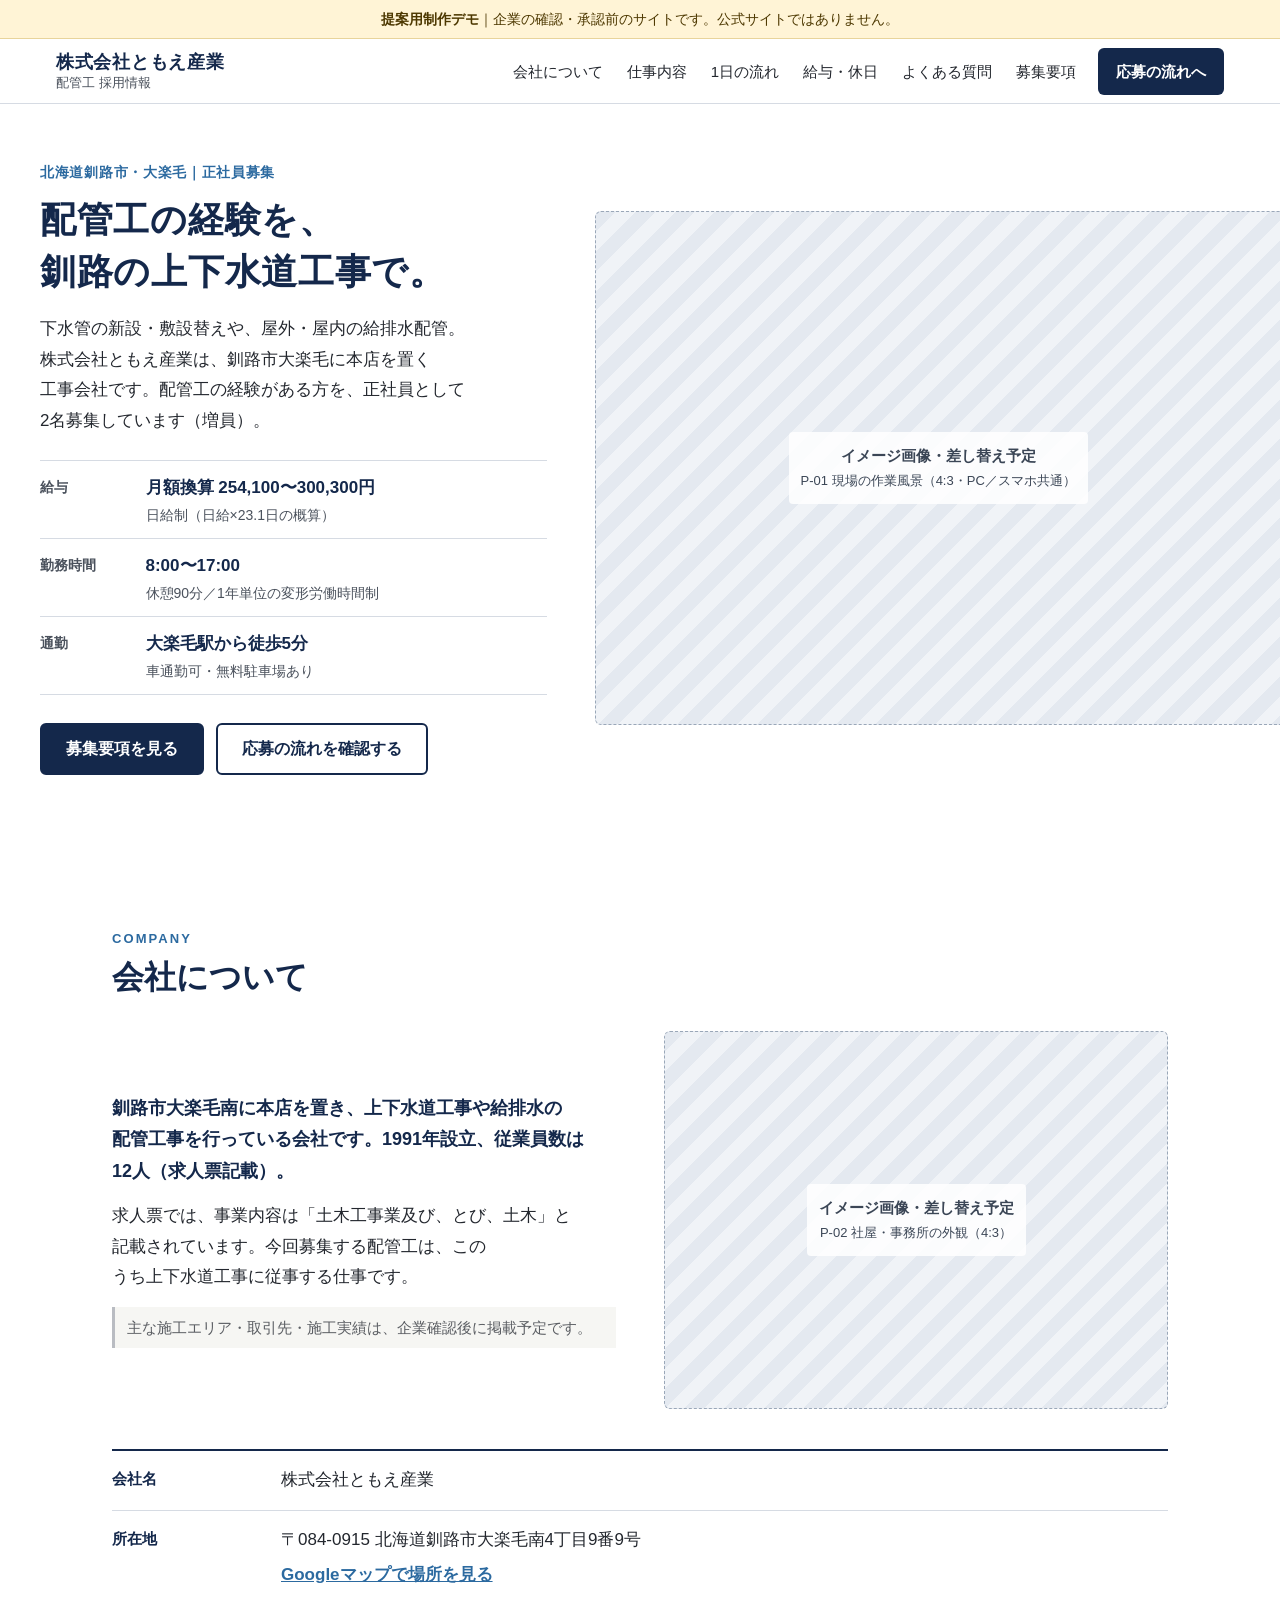
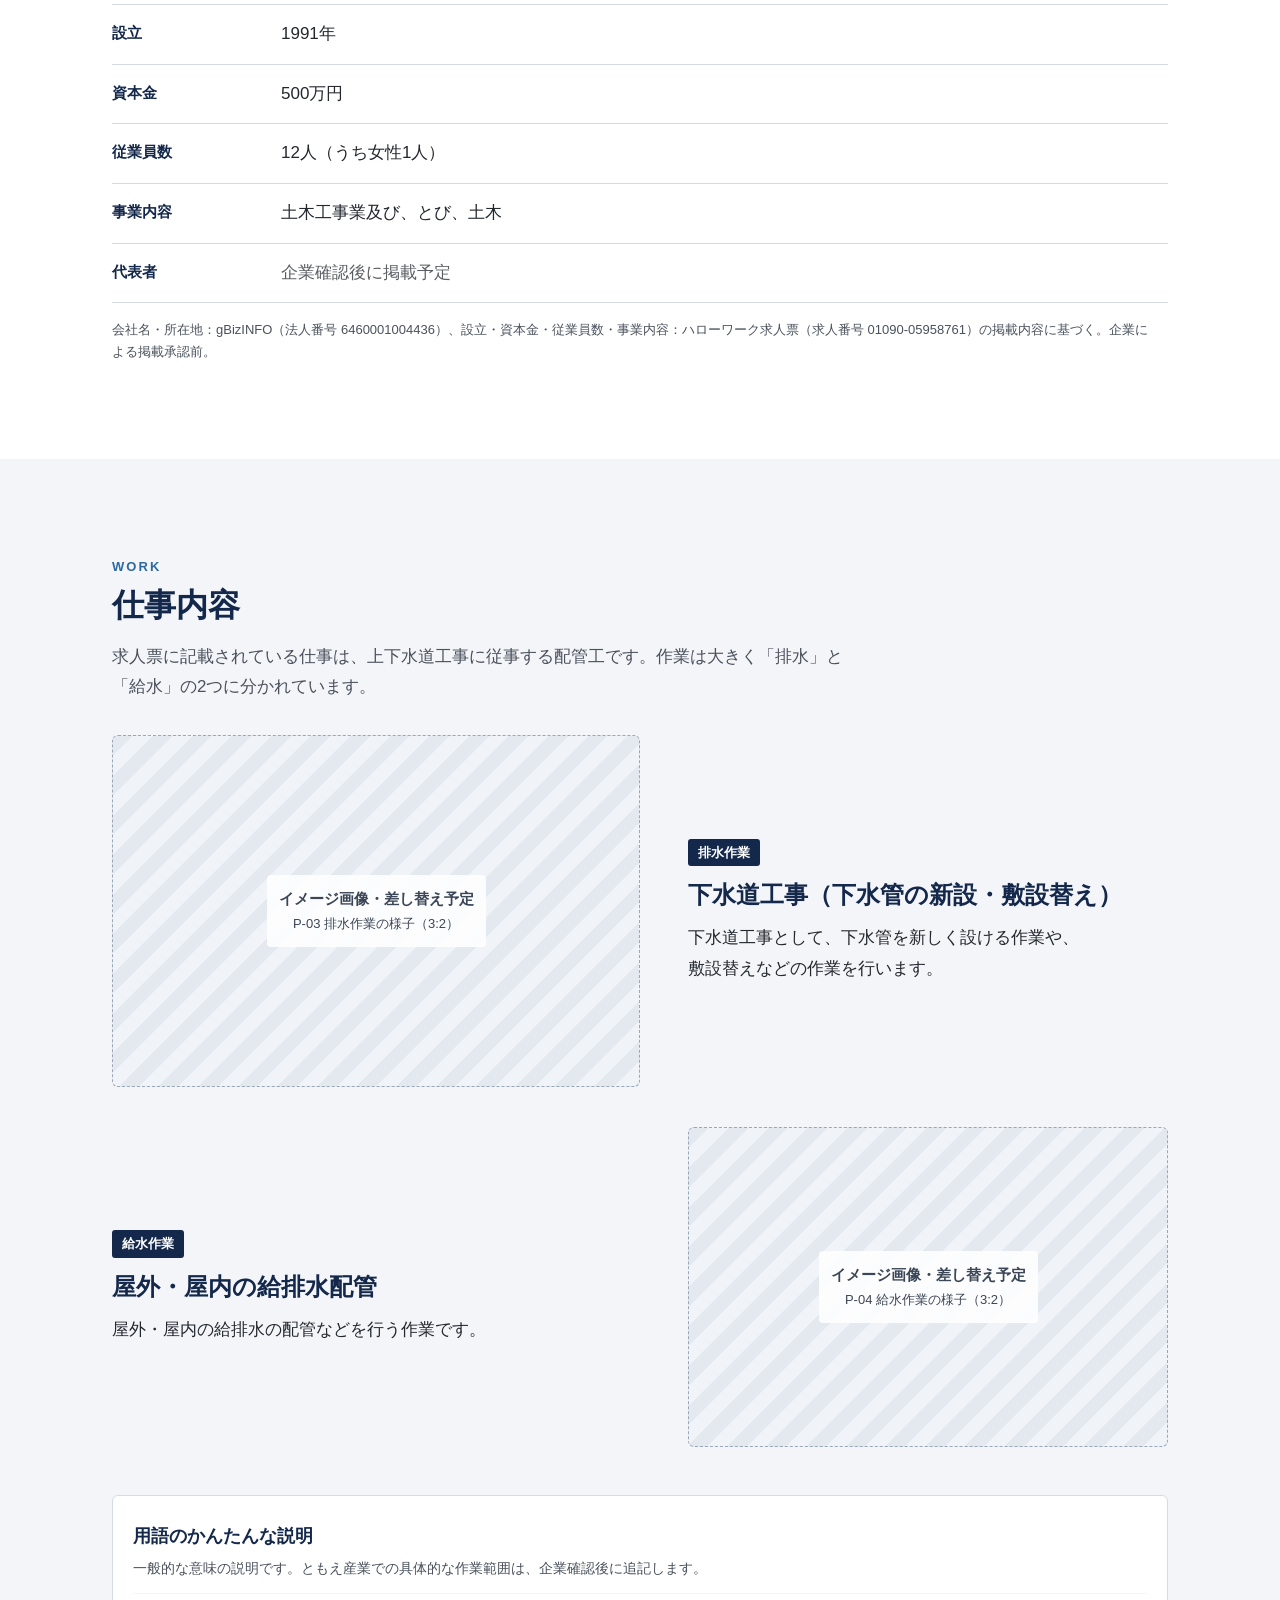
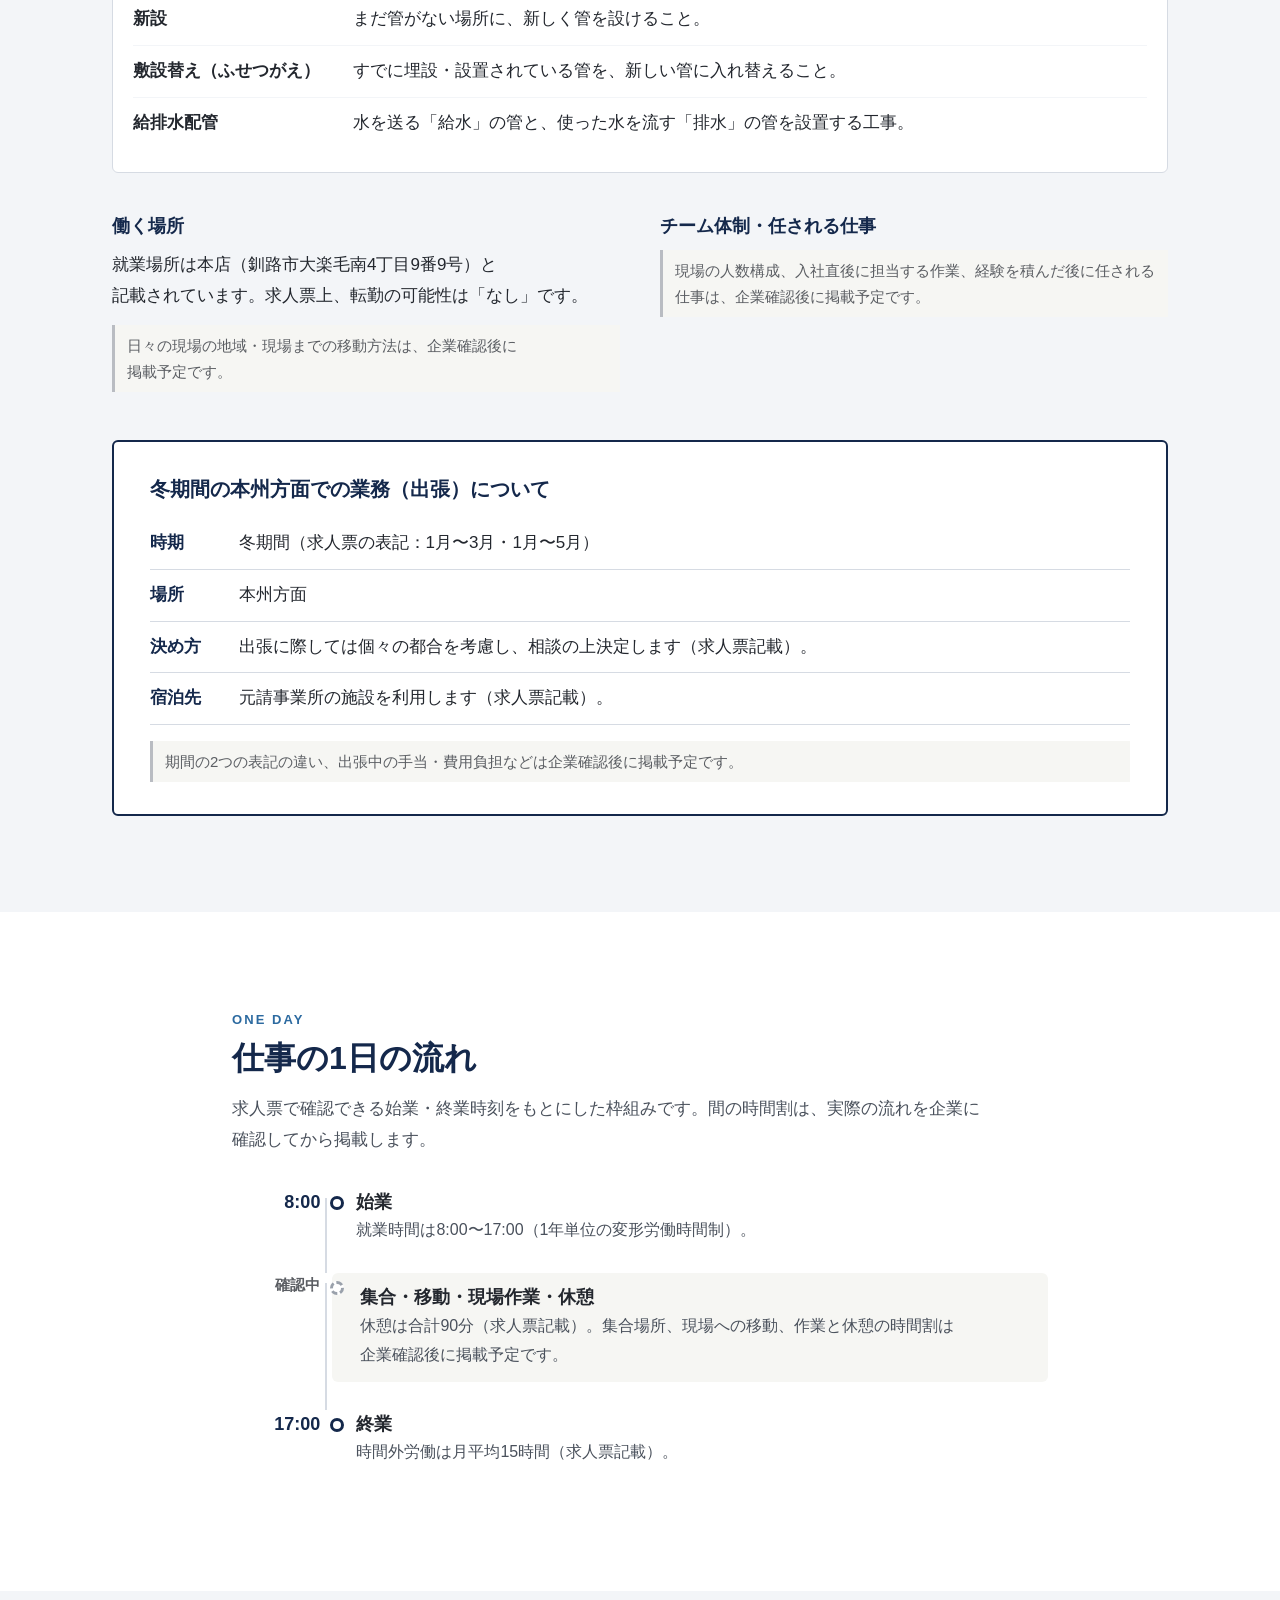
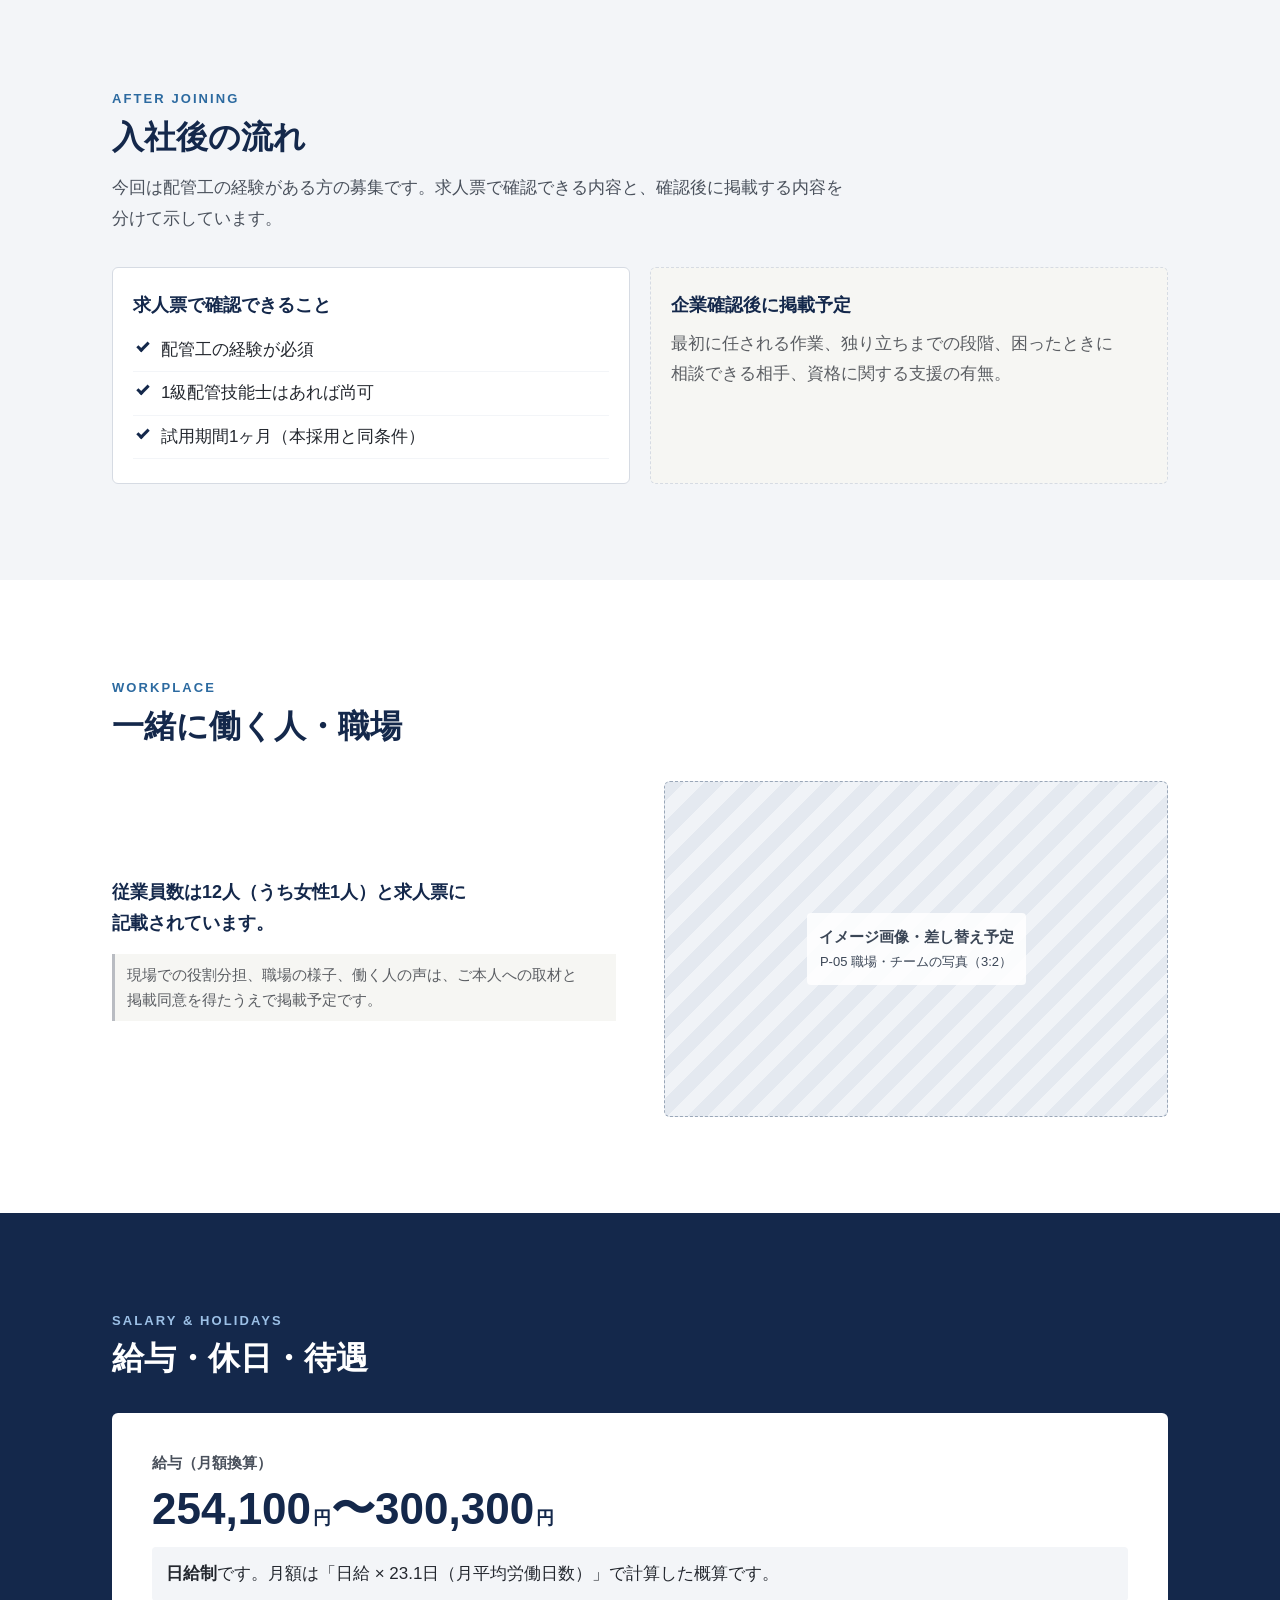
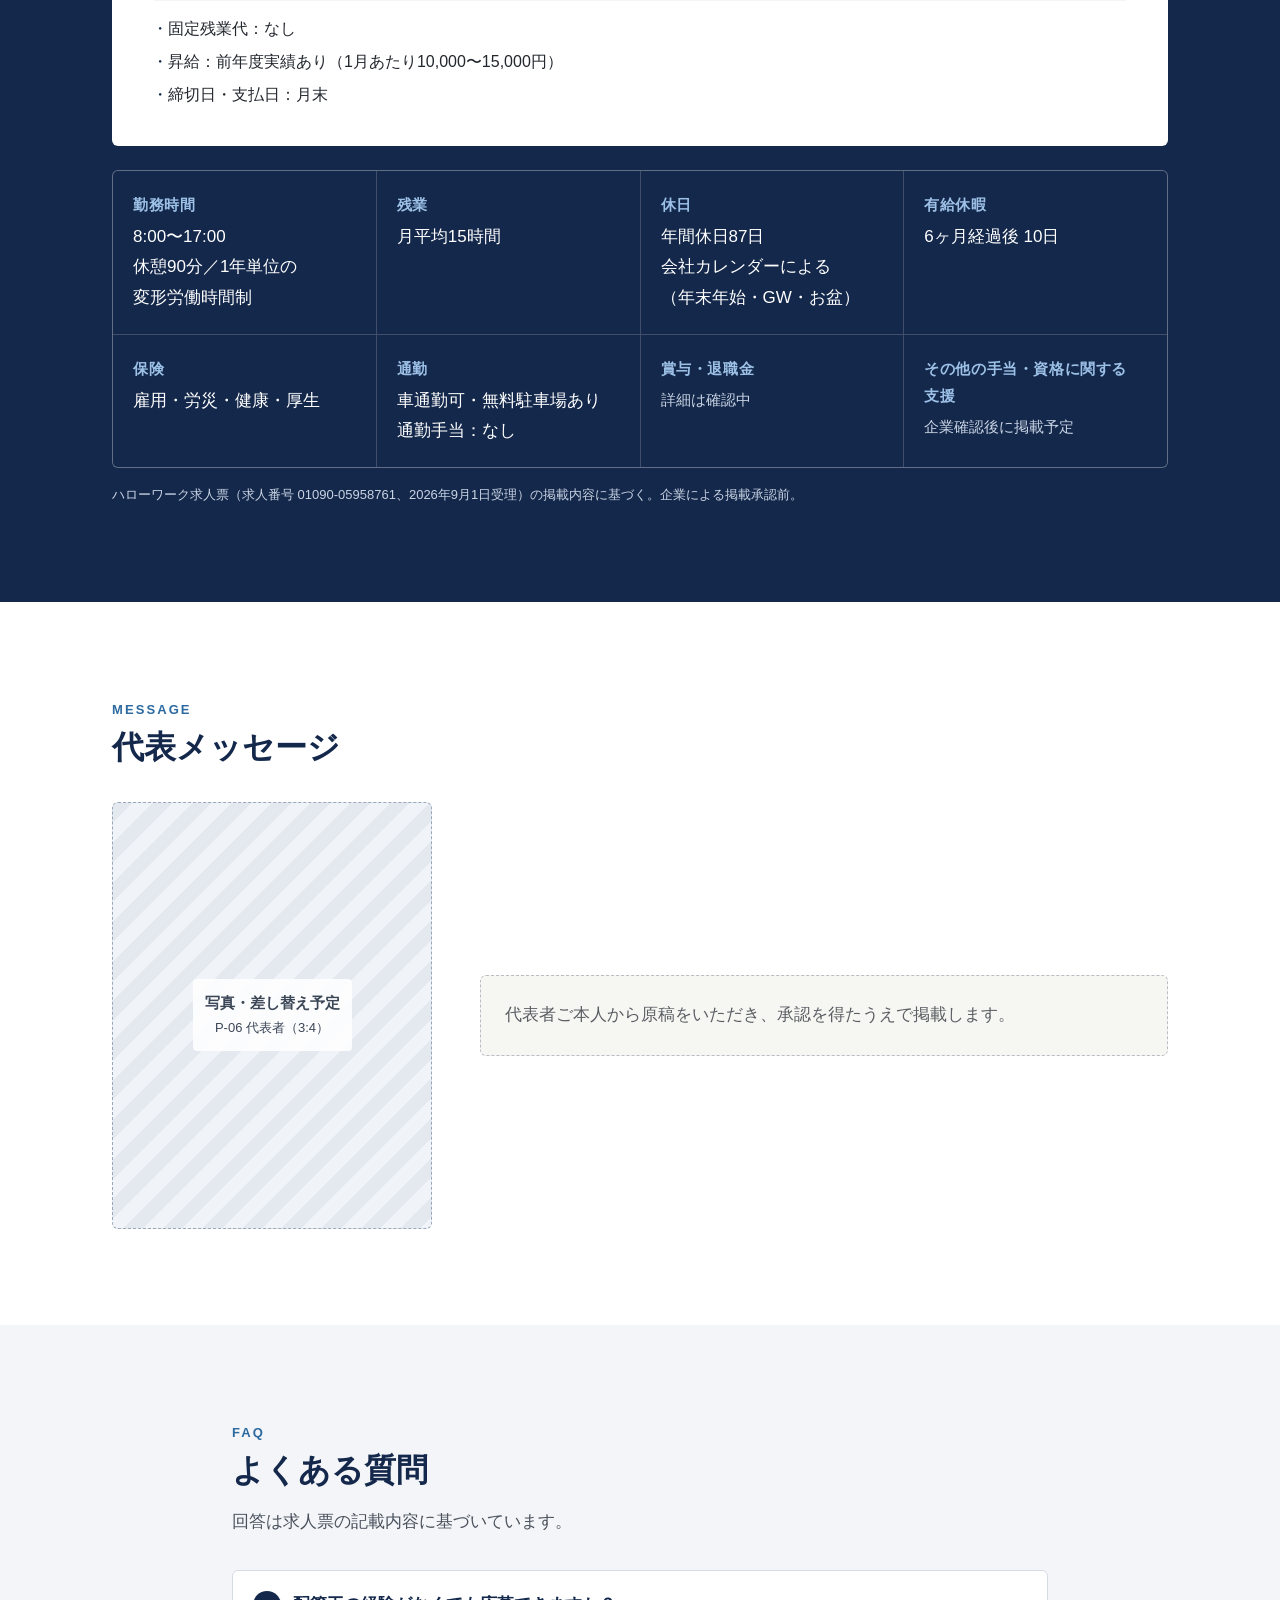
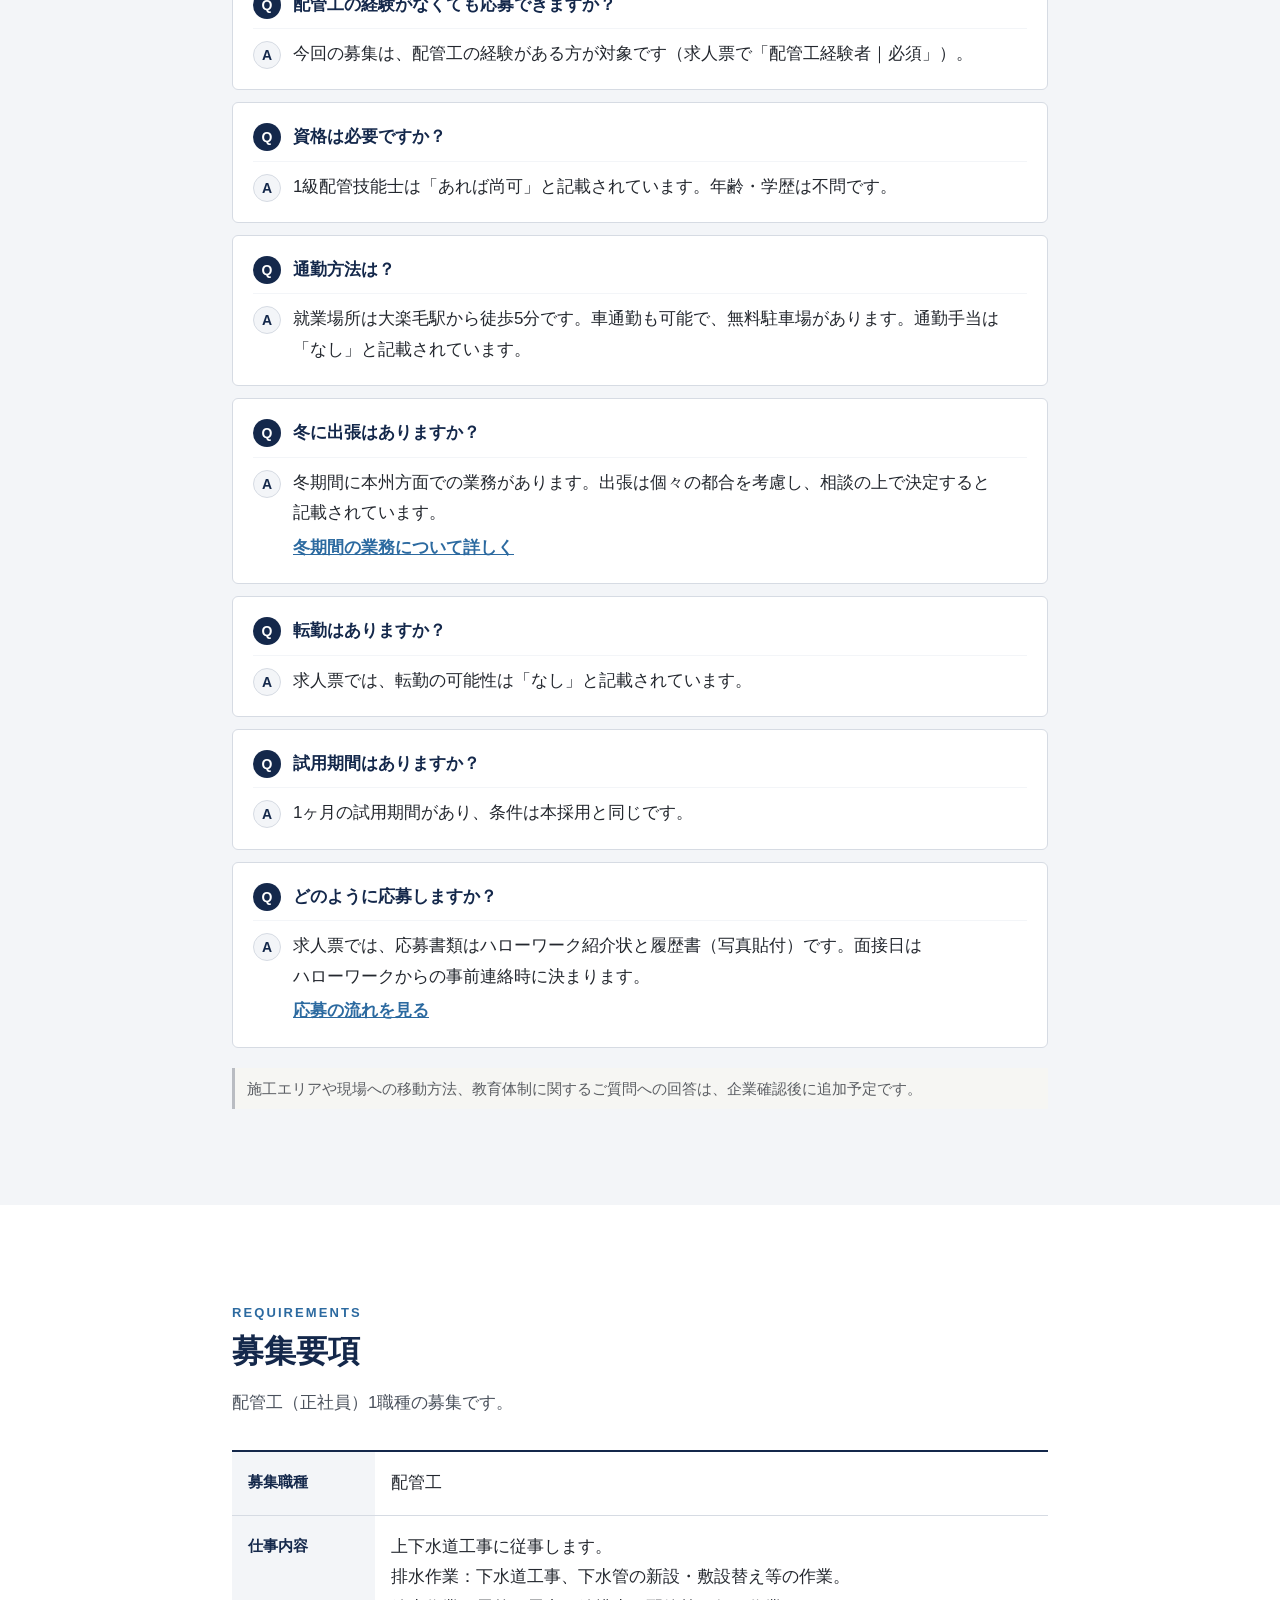
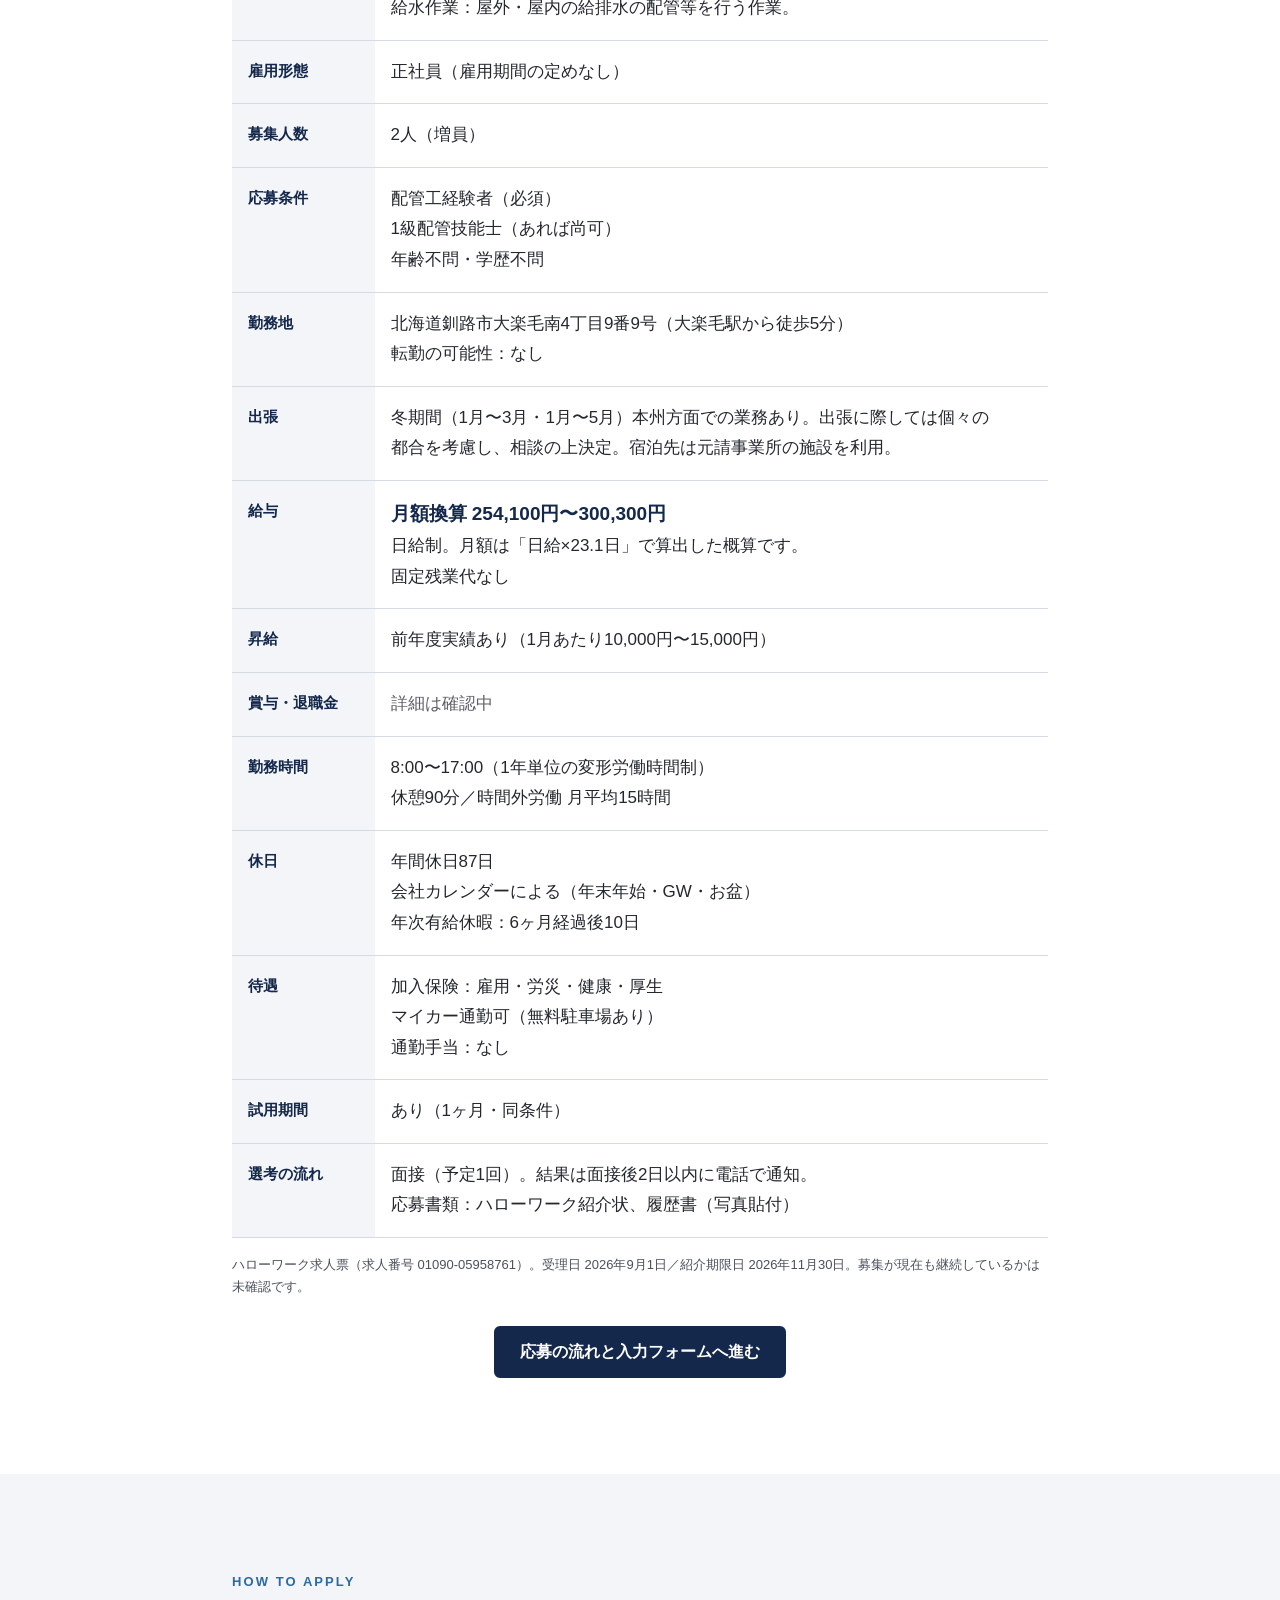
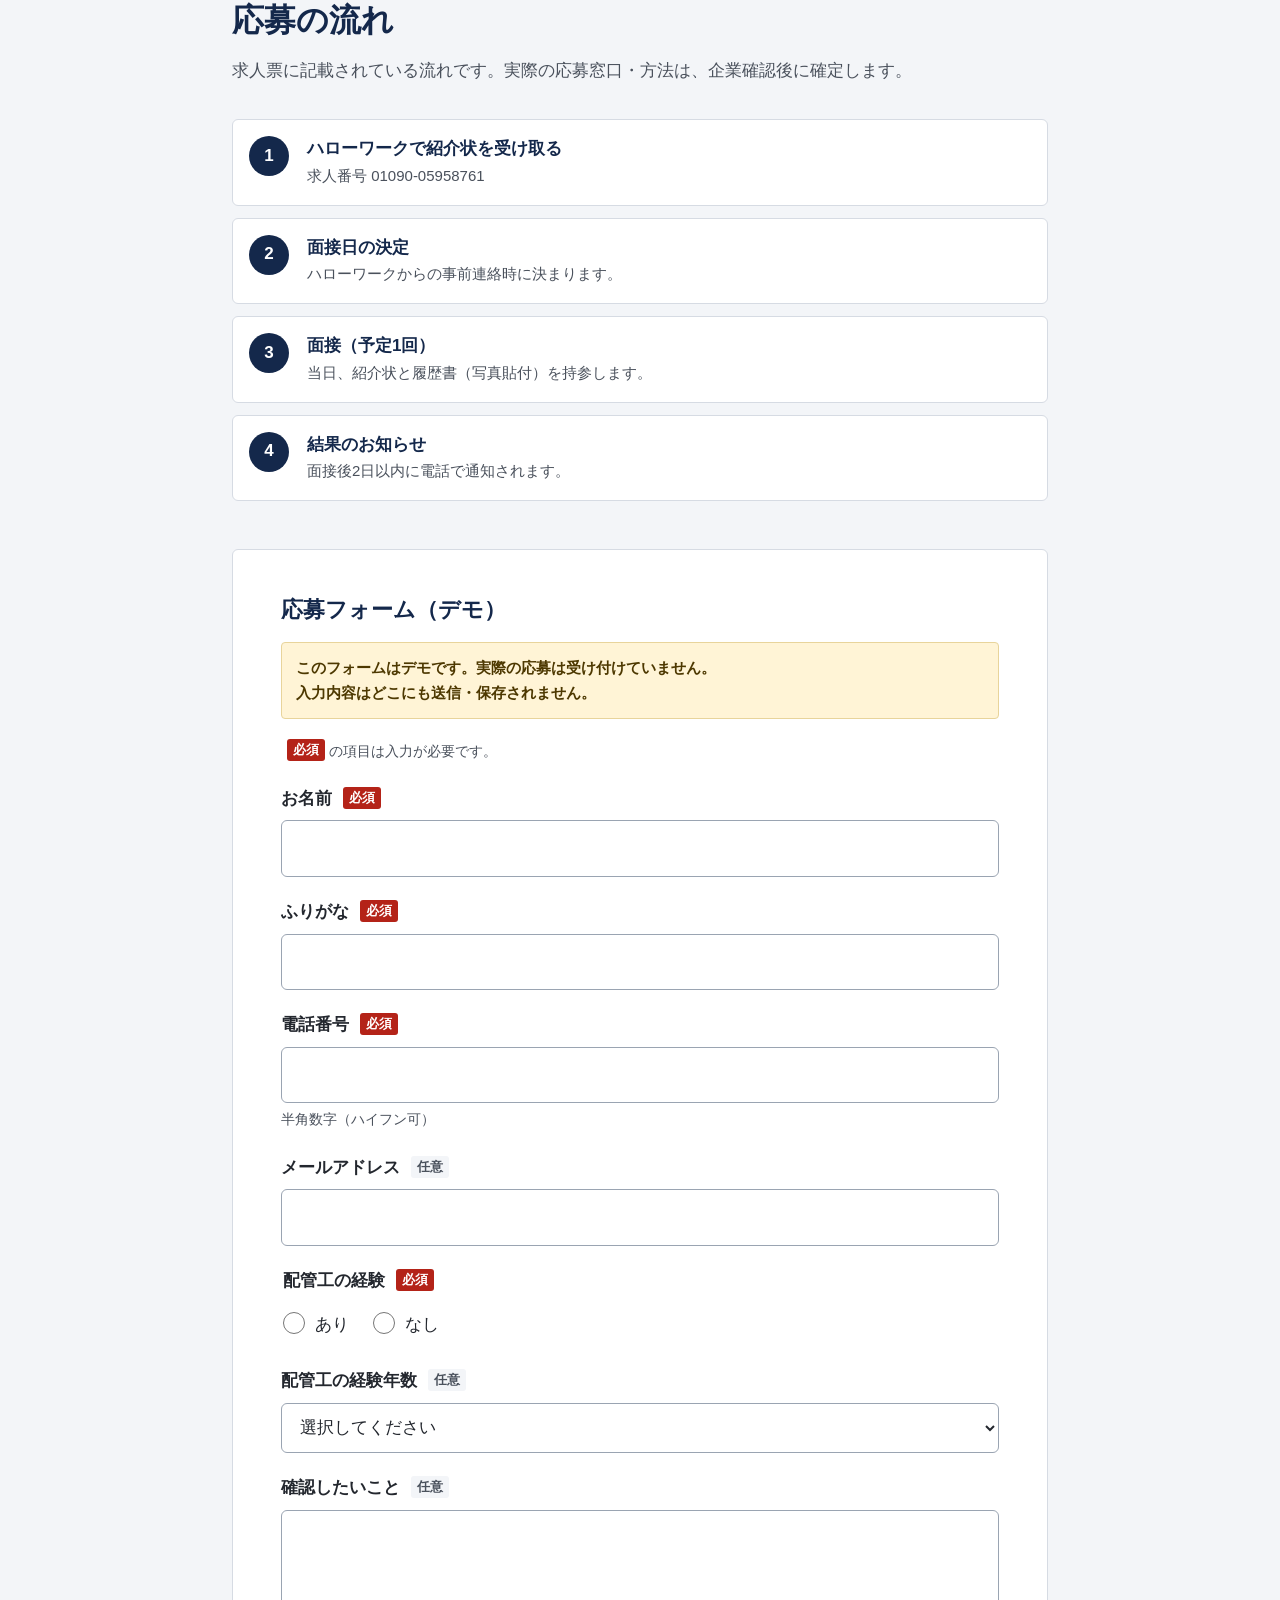
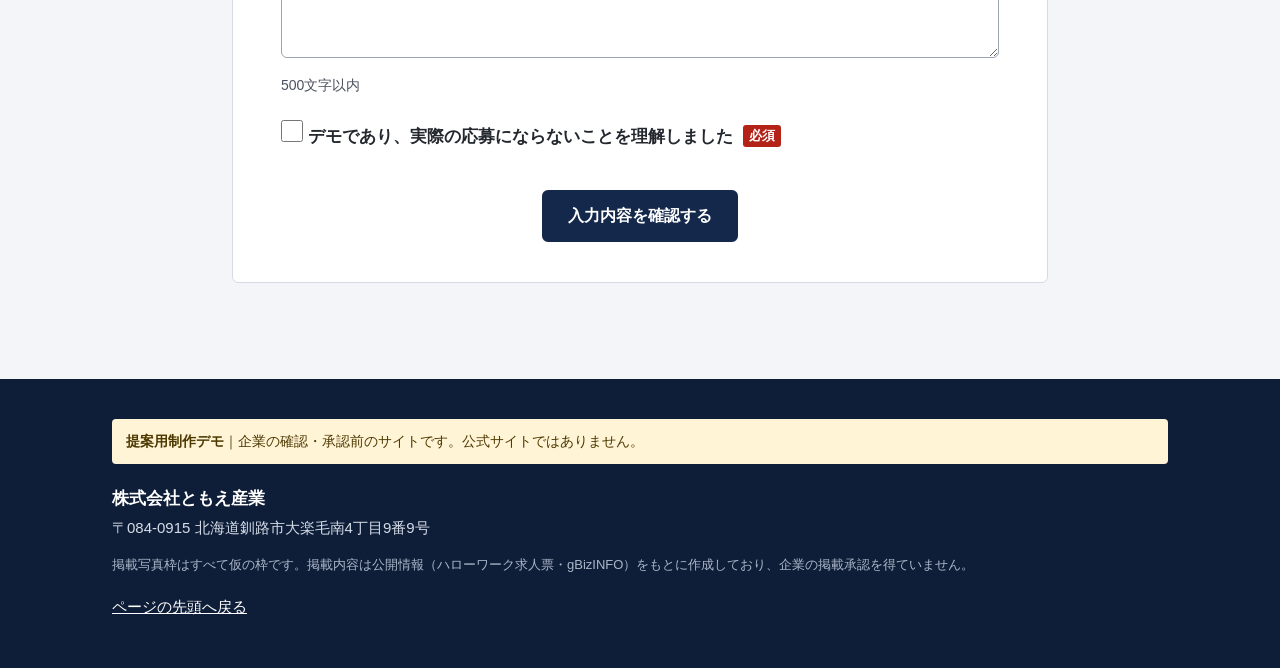
<file: site/index.html>
<!doctype html>
<html lang="ja">
<head>
<meta charset="utf-8">
<meta name="viewport" content="width=device-width, initial-scale=1">
<meta name="robots" content="noindex, nofollow, noarchive">
<meta name="referrer" content="no-referrer">
<title>配管工 採用情報｜株式会社ともえ産業（提案用制作デモ）</title>
<meta name="description" content="提案用制作デモ。株式会社ともえ産業（北海道釧路市）の配管工（正社員・経験者）採用ページ案です。公式サイトではありません。">
<link rel="stylesheet" href="assets/css/style.css">
</head>
<body>

<div class="demo-bar" role="note">
  <p><strong>提案用制作デモ</strong>｜企業の確認・承認前のサイトです。公式サイトではありません。</p>
</div>

<header class="site-header" id="top">
  <div class="header-inner">
    <a class="logo" href="#top" aria-label="ページの先頭へ">
      <span class="logo-name">株式会社ともえ産業</span>
      <span class="logo-sub">配管工 採用情報</span>
    </a>
    <button class="nav-toggle" type="button" aria-expanded="false" aria-controls="global-nav">
      <span class="nav-toggle-bar" aria-hidden="true"></span>
      <span class="nav-toggle-label">メニュー</span>
    </button>
    <nav class="global-nav" id="global-nav" aria-label="ページ内メニュー">
      <ul>
        <li><a href="#company">会社について</a></li>
        <li><a href="#work">仕事内容</a></li>
        <li><a href="#day">1日の流れ</a></li>
        <li><a href="#benefits">給与・休日</a></li>
        <li><a href="#faq">よくある質問</a></li>
        <li><a href="#requirements">募集要項</a></li>
        <li class="nav-cta"><a href="#apply">応募の流れへ</a></li>
      </ul>
    </nav>
  </div>
</header>

<main>

<!-- ① ファーストビュー -->
<section class="hero" aria-labelledby="hero-title">
  <figure class="hero-media photo" data-photo-id="P-01">
    <div class="ph ph--hero" role="img" aria-label="仮画像枠：配管工事の現場写真（差し替え予定）">
      <span class="ph-label">イメージ画像・差し替え予定<br><small>P-01 現場の作業風景（4:3・PC／スマホ共通）</small></span>
    </div>
  </figure>
  <div class="hero-body">
    <p class="hero-eyebrow">北海道釧路市・大楽毛｜正社員募集</p>
    <h1 class="hero-title" id="hero-title">配管工の経験を、<br>釧路の上下水道工事で。</h1>
    <p class="hero-lead">下水管の新設・敷設替えや、屋外・屋内の給排水配管。株式会社ともえ産業は、釧路市大楽毛に本店を置く工事会社です。配管工の経験がある方を、正社員として2名募集しています（増員）。</p>
    <ul class="hero-facts">
      <li><span class="fact-label">給与</span><span class="fact-value">月額換算 254,100〜300,300円</span><span class="fact-note">日給制（日給×23.1日の概算）</span></li>
      <li><span class="fact-label">勤務時間</span><span class="fact-value">8:00〜17:00</span><span class="fact-note">休憩90分／1年単位の変形労働時間制</span></li>
      <li><span class="fact-label">通勤</span><span class="fact-value">大楽毛駅から徒歩5分</span><span class="fact-note">車通勤可・無料駐車場あり</span></li>
    </ul>
    <div class="btn-row">
      <a class="btn btn--primary" href="#requirements">募集要項を見る</a>
      <a class="btn btn--ghost" href="#apply">応募の流れを確認する</a>
    </div>
  </div>
</section>

<!-- ② 会社について -->
<section class="section" id="company" aria-labelledby="company-title">
  <div class="container">
    <div class="sec-head">
      <p class="sec-en">COMPANY</p>
      <h2 class="sec-title" id="company-title">会社について</h2>
    </div>
    <div class="split">
      <div class="split-text">
        <p class="lead">釧路市大楽毛南に本店を置き、上下水道工事や給排水の配管工事を行っている会社です。1991年設立、従業員数は12人（求人票記載）。</p>
        <p>求人票では、事業内容は「土木工事業及び、とび、土木」と記載されています。今回募集する配管工は、このうち上下水道工事に従事する仕事です。</p>
        <p class="pending-inline">主な施工エリア・取引先・施工実績は、企業確認後に掲載予定です。</p>
      </div>
      <figure class="split-media photo" data-photo-id="P-02">
        <div class="ph ph--43" role="img" aria-label="仮画像枠：社屋外観（差し替え予定）">
          <span class="ph-label">イメージ画像・差し替え予定<br><small>P-02 社屋・事務所の外観（4:3）</small></span>
        </div>
      </figure>
    </div>

    <dl class="info-table">
      <div><dt>会社名</dt><dd>株式会社ともえ産業</dd></div>
      <div><dt>所在地</dt><dd>〒084-0915 北海道釧路市大楽毛南4丁目9番9号<br><a class="text-link" href="https://maps.app.goo.gl/fXU83YgrfYhmxeZe6" target="_blank" rel="noopener noreferrer">Googleマップで場所を見る<span class="sr-only">（新しいタブで開きます）</span></a></dd></div>
      <div><dt>設立</dt><dd>1991年</dd></div>
      <div><dt>資本金</dt><dd>500万円</dd></div>
      <div><dt>従業員数</dt><dd>12人（うち女性1人）</dd></div>
      <div><dt>事業内容</dt><dd>土木工事業及び、とび、土木</dd></div>
      <div><dt>代表者</dt><dd class="is-pending">企業確認後に掲載予定</dd></div>
    </dl>
    <p class="source-note">会社名・所在地：gBizINFO（法人番号 6460001004436）、設立・資本金・従業員数・事業内容：ハローワーク求人票（求人番号 01090-05958761）の掲載内容に基づく。企業による掲載承認前。</p>
  </div>
</section>

<!-- ③ 仕事内容 -->
<section class="section section--tint" id="work" aria-labelledby="work-title">
  <div class="container">
    <div class="sec-head">
      <p class="sec-en">WORK</p>
      <h2 class="sec-title" id="work-title">仕事内容</h2>
      <p class="sec-lead">求人票に記載されている仕事は、上下水道工事に従事する配管工です。作業は大きく「排水」と「給水」の2つに分かれています。</p>
    </div>

    <div class="work-list">
      <article class="work-item">
        <figure class="work-media photo" data-photo-id="P-03">
          <div class="ph ph--32" role="img" aria-label="仮画像枠：下水管の敷設作業（差し替え予定）">
            <span class="ph-label">イメージ画像・差し替え予定<br><small>P-03 排水作業の様子（3:2）</small></span>
          </div>
        </figure>
        <div class="work-text">
          <p class="work-tag">排水作業</p>
          <h3 class="work-title">下水道工事<br class="br-sp">（下水管の新設・敷設替え）</h3>
          <p>下水道工事として、下水管を新しく設ける作業や、敷設替えなどの作業を行います。</p>
        </div>
      </article>
      <article class="work-item work-item--rev">
        <figure class="work-media photo" data-photo-id="P-04">
          <div class="ph ph--32" role="img" aria-label="仮画像枠：給排水配管の作業（差し替え予定）">
            <span class="ph-label">イメージ画像・差し替え予定<br><small>P-04 給水作業の様子（3:2）</small></span>
          </div>
        </figure>
        <div class="work-text">
          <p class="work-tag">給水作業</p>
          <h3 class="work-title">屋外・屋内の給排水配管</h3>
          <p>屋外・屋内の給排水の配管などを行う作業です。</p>
        </div>
      </article>
    </div>

    <aside class="glossary" aria-labelledby="glossary-title">
      <h3 class="glossary-title" id="glossary-title">用語のかんたんな説明</h3>
      <p class="glossary-note">一般的な意味の説明です。ともえ産業での具体的な作業範囲は、企業確認後に追記します。</p>
      <dl>
        <div><dt>新設</dt><dd>まだ管がない場所に、新しく管を設けること。</dd></div>
        <div><dt>敷設替え（ふせつがえ）</dt><dd>すでに埋設・設置されている管を、新しい管に入れ替えること。</dd></div>
        <div><dt>給排水配管</dt><dd>水を送る「給水」の管と、使った水を流す「排水」の管を設置する工事。</dd></div>
      </dl>
    </aside>

    <div class="work-detail">
      <div class="work-detail-col">
        <h3 class="sub-title">働く場所</h3>
        <p>就業場所は本店（釧路市大楽毛南4丁目9番9号）と記載されています。求人票上、転勤の可能性は「なし」です。</p>
        <p class="pending-inline">日々の現場の地域・現場までの移動方法は、企業確認後に掲載予定です。</p>
      </div>
      <div class="work-detail-col">
        <h3 class="sub-title">チーム体制・任される仕事</h3>
        <p class="pending-inline">現場の人数構成、入社直後に担当する作業、経験を積んだ後に任される仕事は、企業確認後に掲載予定です。</p>
      </div>
    </div>

    <section class="winter" id="winter" aria-labelledby="winter-title">
      <h3 class="winter-title" id="winter-title">冬期間の本州方面での業務（出張）について</h3>
      <dl class="winter-list">
        <div><dt>時期</dt><dd>冬期間（求人票の表記：1月〜3月・1月〜5月）</dd></div>
        <div><dt>場所</dt><dd>本州方面</dd></div>
        <div><dt>決め方</dt><dd>出張に際しては個々の都合を考慮し、相談の上決定します（求人票記載）。</dd></div>
        <div><dt>宿泊先</dt><dd>元請事業所の施設を利用します（求人票記載）。</dd></div>
      </dl>
      <p class="pending-inline">期間の2つの表記の違い、出張中の手当・費用負担などは企業確認後に掲載予定です。</p>
    </section>
  </div>
</section>

<!-- ④ 1日の流れ -->
<section class="section" id="day" aria-labelledby="day-title">
  <div class="container container--narrow">
    <div class="sec-head">
      <p class="sec-en">ONE DAY</p>
      <h2 class="sec-title" id="day-title">仕事の1日の流れ</h2>
      <p class="sec-lead">求人票で確認できる始業・終業時刻をもとにした枠組みです。間の時間割は、実際の流れを企業に確認してから掲載します。</p>
    </div>
    <ol class="timeline">
      <li class="tl-item">
        <p class="tl-time">8:00</p>
        <div class="tl-body">
          <h3 class="tl-title">始業</h3>
          <p>就業時間は8:00〜17:00（1年単位の変形労働時間制）。</p>
        </div>
      </li>
      <li class="tl-item tl-item--pending">
        <p class="tl-time">確認中</p>
        <div class="tl-body">
          <h3 class="tl-title">集合・移動・現場作業・休憩</h3>
          <p>休憩は合計90分（求人票記載）。集合場所、現場への移動、作業と休憩の時間割は企業確認後に掲載予定です。</p>
        </div>
      </li>
      <li class="tl-item">
        <p class="tl-time">17:00</p>
        <div class="tl-body">
          <h3 class="tl-title">終業</h3>
          <p>時間外労働は月平均15時間（求人票記載）。</p>
        </div>
      </li>
    </ol>
  </div>
</section>

<!-- ⑤ 入社後に仕事を覚える流れ -->
<section class="section section--tint" id="training" aria-labelledby="training-title">
  <div class="container">
    <div class="sec-head">
      <p class="sec-en">AFTER JOINING</p>
      <h2 class="sec-title" id="training-title">入社後の流れ</h2>
      <p class="sec-lead">今回は配管工の経験がある方の募集です。求人票で確認できる内容と、確認後に掲載する内容を分けて示しています。</p>
    </div>
    <div class="two-col">
      <div class="box">
        <h3 class="sub-title">求人票で確認できること</h3>
        <ul class="check-list">
          <li>配管工の経験が必須</li>
          <li>1級配管技能士はあれば尚可</li>
          <li>試用期間1ヶ月（本採用と同条件）</li>
        </ul>
      </div>
      <div class="box box--pending">
        <h3 class="sub-title">企業確認後に掲載予定</h3>
        <p>最初に任される作業、独り立ちまでの段階、困ったときに相談できる相手、資格に関する支援の有無。</p>
      </div>
    </div>
  </div>
</section>

<!-- ⑥ 社員・職場紹介 -->
<section class="section" id="team" aria-labelledby="team-title">
  <div class="container">
    <div class="sec-head">
      <p class="sec-en">WORKPLACE</p>
      <h2 class="sec-title" id="team-title">一緒に働く人・職場</h2>
    </div>
    <div class="split split--team">
      <div class="split-text">
        <p class="lead">従業員数は12人（うち女性1人）と求人票に記載されています。</p>
        <p class="pending-inline">現場での役割分担、職場の様子、働く人の声は、ご本人への取材と掲載同意を得たうえで掲載予定です。</p>
      </div>
      <figure class="split-media photo" data-photo-id="P-05">
        <div class="ph ph--32" role="img" aria-label="仮画像枠：職場・集合写真（差し替え予定）">
          <span class="ph-label">イメージ画像・差し替え予定<br><small>P-05 職場・チームの写真（3:2）</small></span>
        </div>
      </figure>
    </div>
  </div>
</section>

<!-- ⑦ 給与・休日・福利厚生 -->
<section class="section section--navy" id="benefits" aria-labelledby="benefits-title">
  <div class="container">
    <div class="sec-head sec-head--inv">
      <p class="sec-en">SALARY &amp; HOLIDAYS</p>
      <h2 class="sec-title" id="benefits-title">給与・休日・待遇</h2>
    </div>

    <div class="pay-card">
      <p class="pay-label">給与（月額換算）</p>
      <p class="pay-amount">254,100<span>円</span>〜300,300<span>円</span></p>
      <p class="pay-calc"><strong>日給制</strong>です。月額は「日給 × 23.1日（月平均労働日数）」で計算した概算です。</p>
      <ul class="pay-sub">
        <li>固定残業代：なし</li>
        <li>昇給：前年度実績あり（1月あたり10,000〜15,000円）</li>
        <li>締切日・支払日：月末</li>
      </ul>
    </div>

    <div class="benefit-grid">
      <div class="benefit">
        <h3>勤務時間</h3>
        <p>8:00〜17:00<br>休憩90分／1年単位の変形労働時間制</p>
      </div>
      <div class="benefit">
        <h3>残業</h3>
        <p>月平均15時間</p>
      </div>
      <div class="benefit">
        <h3>休日</h3>
        <p>年間休日87日<br>会社カレンダーによる（年末年始・GW・お盆）</p>
      </div>
      <div class="benefit">
        <h3>有給休暇</h3>
        <p>6ヶ月経過後 10日</p>
      </div>
      <div class="benefit">
        <h3>保険</h3>
        <p>雇用・労災・健康・厚生</p>
      </div>
      <div class="benefit">
        <h3>通勤</h3>
        <p>車通勤可・無料駐車場あり<br>通勤手当：なし</p>
      </div>
      <div class="benefit benefit--pending">
        <h3>賞与・退職金</h3>
        <p>詳細は確認中</p>
      </div>
      <div class="benefit benefit--pending">
        <h3>その他の手当・資格に関する支援</h3>
        <p>企業確認後に掲載予定</p>
      </div>
    </div>
    <p class="source-note source-note--inv">ハローワーク求人票（求人番号 01090-05958761、2026年9月1日受理）の掲載内容に基づく。企業による掲載承認前。</p>
  </div>
</section>

<!-- ⑧ 代表メッセージ -->
<section class="section" id="message" aria-labelledby="message-title">
  <div class="container">
    <div class="sec-head">
      <p class="sec-en">MESSAGE</p>
      <h2 class="sec-title" id="message-title">代表メッセージ</h2>
    </div>
    <div class="message">
      <figure class="message-media photo" data-photo-id="P-06">
        <div class="ph ph--34" role="img" aria-label="仮画像枠：代表者の写真（差し替え予定）">
          <span class="ph-label">写真・差し替え予定<br><small>P-06 代表者（3:4）</small></span>
        </div>
      </figure>
      <div class="message-text">
        <p class="pending-block">代表者ご本人から原稿をいただき、承認を得たうえで掲載します。</p>
      </div>
    </div>
  </div>
</section>

<!-- ⑨ よくある質問 -->
<section class="section section--tint" id="faq" aria-labelledby="faq-title">
  <div class="container container--narrow">
    <div class="sec-head">
      <p class="sec-en">FAQ</p>
      <h2 class="sec-title" id="faq-title">よくある質問</h2>
      <p class="sec-lead">回答は求人票の記載内容に基づいています。</p>
    </div>
    <dl class="faq">
      <div class="faq-item">
        <dt><span class="faq-q" aria-hidden="true">Q</span>配管工の経験がなくても応募できますか？</dt>
        <dd><span class="faq-a" aria-hidden="true">A</span>今回の募集は、配管工の経験がある方が対象です（求人票で「配管工経験者｜必須」）。</dd>
      </div>
      <div class="faq-item">
        <dt><span class="faq-q" aria-hidden="true">Q</span>資格は必要ですか？</dt>
        <dd><span class="faq-a" aria-hidden="true">A</span>1級配管技能士は「あれば尚可」と記載されています。年齢・学歴は不問です。</dd>
      </div>
      <div class="faq-item">
        <dt><span class="faq-q" aria-hidden="true">Q</span>通勤方法は？</dt>
        <dd><span class="faq-a" aria-hidden="true">A</span>就業場所は大楽毛駅から徒歩5分です。車通勤も可能で、無料駐車場があります。通勤手当は「なし」と記載されています。</dd>
      </div>
      <div class="faq-item">
        <dt><span class="faq-q" aria-hidden="true">Q</span>冬に出張はありますか？</dt>
        <dd><span class="faq-a" aria-hidden="true">A</span>冬期間に本州方面での業務があります。出張は個々の都合を考慮し、相談の上で決定すると記載されています。<a class="text-link" href="#winter">冬期間の業務について詳しく</a></dd>
      </div>
      <div class="faq-item">
        <dt><span class="faq-q" aria-hidden="true">Q</span>転勤はありますか？</dt>
        <dd><span class="faq-a" aria-hidden="true">A</span>求人票では、転勤の可能性は「なし」と記載されています。</dd>
      </div>
      <div class="faq-item">
        <dt><span class="faq-q" aria-hidden="true">Q</span>試用期間はありますか？</dt>
        <dd><span class="faq-a" aria-hidden="true">A</span>1ヶ月の試用期間があり、条件は本採用と同じです。</dd>
      </div>
      <div class="faq-item">
        <dt><span class="faq-q" aria-hidden="true">Q</span>どのように応募しますか？</dt>
        <dd><span class="faq-a" aria-hidden="true">A</span>求人票では、応募書類はハローワーク紹介状と履歴書（写真貼付）です。面接日はハローワークからの事前連絡時に決まります。<a class="text-link" href="#apply">応募の流れを見る</a></dd>
      </div>
    </dl>
    <p class="pending-inline faq-pending">施工エリアや現場への移動方法、教育体制に関するご質問への回答は、企業確認後に追加予定です。</p>
  </div>
</section>

<!-- ⑩ 募集要項 -->
<section class="section" id="requirements" aria-labelledby="req-title">
  <div class="container container--narrow">
    <div class="sec-head">
      <p class="sec-en">REQUIREMENTS</p>
      <h2 class="sec-title" id="req-title">募集要項</h2>
      <p class="sec-lead">配管工（正社員）1職種の募集です。</p>
    </div>
    <div class="req-table-wrap">
      <table class="req-table">
        <caption class="sr-only">配管工（正社員）募集要項</caption>
        <tbody>
          <tr><th scope="row">募集職種</th><td>配管工</td></tr>
          <tr><th scope="row">仕事内容</th><td>上下水道工事に従事します。<br>排水作業：下水道工事、下水管の新設・敷設替え等の作業。<br>給水作業：屋外・屋内の給排水の配管等を行う作業。</td></tr>
          <tr><th scope="row">雇用形態</th><td>正社員（雇用期間の定めなし）</td></tr>
          <tr><th scope="row">募集人数</th><td>2人（増員）</td></tr>
          <tr><th scope="row">応募条件</th><td>配管工経験者（必須）<br>1級配管技能士（あれば尚可）<br>年齢不問・学歴不問</td></tr>
          <tr><th scope="row">勤務地</th><td>北海道釧路市大楽毛南4丁目9番9号（大楽毛駅から徒歩5分）<br>転勤の可能性：なし</td></tr>
          <tr><th scope="row">出張</th><td>冬期間（1月〜3月・1月〜5月）本州方面での業務あり。出張に際しては個々の都合を考慮し、相談の上決定。宿泊先は元請事業所の施設を利用。</td></tr>
          <tr class="row-pay"><th scope="row">給与</th><td><strong>月額換算 254,100円〜300,300円</strong><br>日給制。月額は「日給×23.1日」で算出した概算です。<br>固定残業代なし</td></tr>
          <tr><th scope="row">昇給</th><td>前年度実績あり（1月あたり10,000円〜15,000円）</td></tr>
          <tr><th scope="row">賞与・退職金</th><td class="is-pending">詳細は確認中</td></tr>
          <tr><th scope="row">勤務時間</th><td>8:00〜17:00（1年単位の変形労働時間制）<br>休憩90分／時間外労働 月平均15時間</td></tr>
          <tr><th scope="row">休日</th><td>年間休日87日<br>会社カレンダーによる（年末年始・GW・お盆）<br>年次有給休暇：6ヶ月経過後10日</td></tr>
          <tr><th scope="row">待遇</th><td>加入保険：雇用・労災・健康・厚生<br>マイカー通勤可（無料駐車場あり）<br>通勤手当：なし</td></tr>
          <tr><th scope="row">試用期間</th><td>あり（1ヶ月・同条件）</td></tr>
          <tr><th scope="row">選考の流れ</th><td>面接（予定1回）。結果は面接後2日以内に電話で通知。<br>応募書類：ハローワーク紹介状、履歴書（写真貼付）</td></tr>
        </tbody>
      </table>
    </div>
    <p class="source-note">ハローワーク求人票（求人番号 01090-05958761）。受理日 2026年9月1日／紹介期限日 2026年11月30日。募集が現在も継続しているかは未確認です。</p>
    <div class="btn-row btn-row--center">
      <a class="btn btn--primary" href="#apply">応募の流れと入力フォームへ進む</a>
    </div>
  </div>
</section>

<!-- ⑪ 応募の流れ・応募フォーム -->
<section class="section section--tint" id="apply" aria-labelledby="apply-title">
  <div class="container container--narrow">
    <div class="sec-head">
      <p class="sec-en">HOW TO APPLY</p>
      <h2 class="sec-title" id="apply-title">応募の流れ</h2>
      <p class="sec-lead">求人票に記載されている流れです。実際の応募窓口・方法は、企業確認後に確定します。</p>
    </div>
    <ol class="flow">
      <li><span class="flow-no">1</span><div><h3>ハローワークで紹介状を受け取る</h3><p>求人番号 01090-05958761</p></div></li>
      <li><span class="flow-no">2</span><div><h3>面接日の決定</h3><p>ハローワークからの事前連絡時に決まります。</p></div></li>
      <li><span class="flow-no">3</span><div><h3>面接（予定1回）</h3><p>当日、紹介状と履歴書（写真貼付）を持参します。</p></div></li>
      <li><span class="flow-no">4</span><div><h3>結果のお知らせ</h3><p>面接後2日以内に電話で通知されます。</p></div></li>
    </ol>

    <div class="form-area" id="form">
      <h3 class="form-title">応募フォーム（デモ）</h3>
      <p class="demo-notice" role="note">このフォームはデモです。実際の応募は受け付けていません。<br>入力内容はどこにも送信・保存されません。</p>

      <form id="demo-form" novalidate>
        <div class="form-step" data-step="input">
          <p class="form-req-note"><span class="req">必須</span> の項目は入力が必要です。</p>
          <div class="field">
            <label for="f-name">お名前 <span class="req">必須</span></label>
            <input id="f-name" name="name" type="text" autocomplete="off" required aria-describedby="e-name">
            <p class="error" id="e-name" aria-live="polite"></p>
          </div>
          <div class="field">
            <label for="f-kana">ふりがな <span class="req">必須</span></label>
            <input id="f-kana" name="kana" type="text" autocomplete="off" required aria-describedby="e-kana">
            <p class="error" id="e-kana" aria-live="polite"></p>
          </div>
          <div class="field">
            <label for="f-tel">電話番号 <span class="req">必須</span></label>
            <input id="f-tel" name="tel" type="tel" inputmode="tel" autocomplete="off" required aria-describedby="h-tel e-tel">
            <p class="hint" id="h-tel">半角数字（ハイフン可）</p>
            <p class="error" id="e-tel" aria-live="polite"></p>
          </div>
          <div class="field">
            <label for="f-mail">メールアドレス <span class="opt">任意</span></label>
            <input id="f-mail" name="mail" type="email" inputmode="email" autocomplete="off" aria-describedby="e-mail">
            <p class="error" id="e-mail" aria-live="polite"></p>
          </div>
          <fieldset class="field">
            <legend>配管工の経験 <span class="req">必須</span></legend>
            <div class="radio-row">
              <label class="radio"><input type="radio" name="exp" value="あり" required> あり</label>
              <label class="radio"><input type="radio" name="exp" value="なし"> なし</label>
            </div>
            <p class="error" id="e-exp" aria-live="polite"></p>
          </fieldset>
          <div class="field">
            <label for="f-years">配管工の経験年数 <span class="opt">任意</span></label>
            <select id="f-years" name="years">
              <option value="">選択してください</option>
              <option>1年未満</option>
              <option>1〜3年</option>
              <option>3〜5年</option>
              <option>5〜10年</option>
              <option>10年以上</option>
            </select>
          </div>
          <div class="field">
            <label for="f-note">確認したいこと <span class="opt">任意</span></label>
            <textarea id="f-note" name="note" rows="4" maxlength="500" aria-describedby="h-note"></textarea>
            <p class="hint" id="h-note">500文字以内</p>
          </div>
          <div class="field">
            <label class="check"><input type="checkbox" name="agree" id="f-agree" required aria-describedby="e-agree"> デモであり、実際の応募にならないことを理解しました <span class="req">必須</span></label>
            <p class="error" id="e-agree" aria-live="polite"></p>
          </div>
          <div class="btn-row btn-row--center">
            <button class="btn btn--primary" type="submit">入力内容を確認する</button>
          </div>
        </div>

        <div class="form-step" data-step="confirm" hidden>
          <p class="confirm-lead" tabindex="-1">入力内容をご確認ください（デモ）。</p>
          <dl class="confirm-list" id="confirm-list"></dl>
          <div class="btn-row btn-row--center">
            <button class="btn btn--ghost" type="button" data-action="back">入力画面に戻る</button>
            <button class="btn btn--primary" type="button" data-action="finish">デモ操作を完了する</button>
          </div>
        </div>

        <div class="form-step" data-step="done" hidden>
          <div class="done" tabindex="-1">
            <p class="done-title">デモ操作が完了しました。</p>
            <p>応募情報は送信されていません。入力内容は画面上から消去しました。</p>
            <p>実際の応募方法は、上記「応募の流れ」をご確認ください（企業確認後に確定）。</p>
            <div class="btn-row btn-row--center">
              <button class="btn btn--ghost" type="button" data-action="restart">フォームの最初に戻る</button>
            </div>
          </div>
        </div>
      </form>
    </div>
  </div>
</section>

</main>

<footer class="site-footer">
  <div class="container">
    <p class="footer-demo"><strong>提案用制作デモ</strong>｜企業の確認・承認前のサイトです。公式サイトではありません。</p>
    <p class="footer-name">株式会社ともえ産業</p>
    <p>〒084-0915 北海道釧路市大楽毛南4丁目9番9号</p>
    <p class="footer-note">掲載写真枠はすべて仮の枠です。掲載内容は公開情報（ハローワーク求人票・gBizINFO）をもとに作成しており、企業の掲載承認を得ていません。</p>
    <p class="footer-top"><a href="#top">ページの先頭へ戻る</a></p>
  </div>
</footer>

<script src="assets/js/main.js"></script>
</body>
</html>
</file>
<file: assets/css/style.css>
/* ともえ産業 採用ページ（提案用制作デモ） */
:root {
  --navy: #14284b;
  --navy-2: #1e3a66;
  --ink: #23272e;
  --ink-2: #4a515c;
  --line: #d6dbe3;
  --tint: #f3f5f8;
  --white: #fff;
  --accent: #2c6aa0;
  --pending-bg: #f6f6f3;
  --pending-ink: #5b5e63;
  --error: #b42318;
  --focus: #f0b429;
  --radius: 6px;
  --header-h: 64px;
  --font: "Hiragino Sans", "Hiragino Kaku Gothic ProN", "Yu Gothic UI", "Yu Gothic", YuGothic, "Noto Sans JP", Meiryo, sans-serif;
}

*, *::before, *::after { box-sizing: border-box; }
html { scroll-behavior: smooth; scroll-padding-top: calc(var(--header-h) + 12px); -webkit-text-size-adjust: 100%; }
@media (prefers-reduced-motion: reduce) { html { scroll-behavior: auto; } *, *::before, *::after { transition: none !important; } }

body {
  margin: 0;
  background: var(--white);
  color: var(--ink);
  font-family: var(--font);
  font-size: 17px;
  line-height: 1.8;
  font-feature-settings: "palt" 0;
  word-break: auto-phrase;
  overflow-wrap: anywhere;
}
h1, h2, h3, p, dl, dd, ol, ul, figure { margin: 0; }
ul, ol { padding: 0; list-style: none; }
img { max-width: 100%; height: auto; display: block; }
a { color: var(--accent); }
:focus-visible { outline: 3px solid var(--focus); outline-offset: 3px; }
.sr-only { position: absolute; width: 1px; height: 1px; padding: 0; margin: -1px; overflow: hidden; clip: rect(0 0 0 0); white-space: nowrap; border: 0; }
.br-pc { display: none; }
@media (min-width: 900px) { .br-pc { display: inline; } .br-sp { display: none; } }

/* デモ表示 */
.demo-bar { background: #fff4d6; color: #4d3800; border-bottom: 1px solid #e8d49b; font-size: 14px; line-height: 1.6; padding: 8px 16px; text-align: center; }

/* ヘッダー */
.site-header { position: sticky; top: 0; z-index: 50; background: rgba(255,255,255,.97); border-bottom: 1px solid var(--line); }
.header-inner { max-width: 1200px; margin: 0 auto; height: var(--header-h); padding: 0 16px; display: flex; align-items: center; justify-content: space-between; gap: 16px; }
.logo { text-decoration: none; color: var(--navy); display: flex; flex-direction: column; line-height: 1.3; }
.logo-name { font-weight: 700; font-size: 18px; letter-spacing: .04em; }
.logo-sub { font-size: 13px; color: var(--ink-2); }
.nav-toggle { display: inline-flex; align-items: center; gap: 8px; min-height: 44px; padding: 0 12px; background: var(--white); border: 1px solid var(--line); border-radius: var(--radius); color: var(--navy); font: inherit; font-size: 14px; cursor: pointer; }
.nav-toggle-bar, .nav-toggle-bar::before, .nav-toggle-bar::after { display: block; width: 18px; height: 2px; background: var(--navy); position: relative; transition: transform .2s; }
.nav-toggle-bar::before, .nav-toggle-bar::after { content: ""; position: absolute; left: 0; }
.nav-toggle-bar::before { top: -6px; } .nav-toggle-bar::after { top: 6px; }
.nav-toggle[aria-expanded="true"] .nav-toggle-bar { background: transparent; }
.nav-toggle[aria-expanded="true"] .nav-toggle-bar::before { transform: translateY(6px) rotate(45deg); }
.nav-toggle[aria-expanded="true"] .nav-toggle-bar::after { transform: translateY(-6px) rotate(-45deg); }
.global-nav { display: none; position: absolute; top: 100%; left: 0; right: 0; background: var(--white); border-bottom: 1px solid var(--line); box-shadow: 0 8px 20px rgba(20,40,75,.08); }
.global-nav.is-open { display: block; }
.global-nav ul { padding: 8px 16px 16px; }
.global-nav a { display: block; padding: 12px 4px; color: var(--ink); text-decoration: none; border-bottom: 1px solid var(--tint); font-size: 16px; }
.global-nav a:hover { color: var(--accent); }
.global-nav .nav-cta a { margin-top: 12px; text-align: center; background: var(--navy); color: var(--white); border-radius: var(--radius); border: 0; font-weight: 700; }
.global-nav .nav-cta a:hover { background: var(--navy-2); color: var(--white); }
@media (min-width: 1280px) {
  .nav-toggle { display: none; }
  .global-nav { display: block; position: static; border: 0; box-shadow: none; background: none; }
  .global-nav ul { display: flex; align-items: center; gap: 4px; padding: 0; }
  .global-nav a { border: 0; padding: 8px 10px; font-size: 15px; border-radius: var(--radius); }
  .global-nav a:hover { background: var(--tint); }
  .global-nav .nav-cta a { margin: 0 0 0 8px; padding: 10px 18px; }
}

/* ボタン */
.btn-row { display: flex; flex-wrap: wrap; gap: 12px; margin-top: 28px; }
.btn-row--center { justify-content: center; }
.btn { display: inline-flex; align-items: center; justify-content: center; min-height: 52px; padding: 12px 24px; border-radius: var(--radius); font: inherit; font-size: 16px; font-weight: 700; text-decoration: none; cursor: pointer; border: 2px solid var(--navy); transition: background-color .15s, color .15s, transform .15s; line-height: 1.4; text-align: center; }
.btn--primary { background: var(--navy); color: var(--white); }
.btn--primary:hover { background: var(--navy-2); border-color: var(--navy-2); }
.btn--ghost { background: var(--white); color: var(--navy); }
.btn--ghost:hover { background: var(--tint); }
.btn:active { transform: translateY(1px); }
@media (max-width: 559px) { .btn-row .btn { width: 100%; } }

/* 仮画像枠 */
.photo { position: relative; }
.ph { position: relative; width: 100%; background: #e4e9f0 repeating-linear-gradient(135deg, transparent 0 14px, rgba(255,255,255,.45) 14px 28px); border: 1px dashed #9aa7b8; border-radius: var(--radius); display: flex; align-items: center; justify-content: center; text-align: center; color: #3b4656; }
.ph--hero { aspect-ratio: 4 / 3; border-radius: 0; border-width: 0 0 1px; }
.ph--43 { aspect-ratio: 4 / 3; }
.ph--32 { aspect-ratio: 3 / 2; }
.ph--34 { aspect-ratio: 3 / 4; }
.ph-label { font-size: 15px; font-weight: 700; line-height: 1.6; padding: 12px; background: rgba(255,255,255,.85); border-radius: 4px; }
.ph-label small { font-weight: 400; font-size: 13px; }

/* ファーストビュー */
.hero { background: var(--white); }
.hero-body { padding: 28px 16px 48px; max-width: 1200px; margin: 0 auto; }
.hero-eyebrow { font-size: 14px; font-weight: 700; color: var(--accent); letter-spacing: .05em; }
.hero-title { margin-top: 8px; font-size: 25px; line-height: 1.45; color: var(--navy); letter-spacing: .02em; }
.hero-lead { margin-top: 16px; color: var(--ink); }
.hero-facts { margin-top: 24px; border-top: 1px solid var(--line); }
.hero-facts li { display: grid; grid-template-columns: 5.5em 1fr; column-gap: 12px; padding: 12px 0; border-bottom: 1px solid var(--line); }
.fact-label { grid-row: span 2; font-size: 14px; font-weight: 700; color: var(--ink-2); padding-top: 2px; }
.fact-value { font-weight: 700; font-size: 17px; color: var(--navy); }
.fact-note { font-size: 14px; color: var(--ink-2); line-height: 1.6; }
@media (min-width: 900px) {
  .hero { display: grid; grid-template-columns: minmax(0, 1fr) minmax(0, 1.15fr); align-items: stretch; max-width: 1440px; margin: 0 auto; }
  .hero-media { order: 2; }
  .hero-media { align-self: center; padding: 40px 0; }
  .ph--hero { aspect-ratio: 4 / 3; border-width: 1px 0 1px 1px; border-radius: var(--radius) 0 0 var(--radius); }
  .hero-body { order: 1; padding: 56px 48px 56px max(32px, calc((100vw - 1200px) / 2)); align-self: center; }
  .hero-title { font-size: 36px; }
}

/* セクション共通 */
.section { padding: 64px 0; }
.section--tint { background: var(--tint); }
.section--navy { background: var(--navy); color: var(--white); }
.container { max-width: 1120px; margin: 0 auto; padding: 0 16px; }
.container--narrow { max-width: 880px; }
@media (min-width: 768px) { .section { padding: 96px 0; } .container { padding: 0 32px; } }
.sec-head { margin-bottom: 32px; }
.sec-en { font-size: 13px; font-weight: 700; letter-spacing: .16em; color: var(--accent); }
.sec-title { margin-top: 4px; font-size: 26px; line-height: 1.4; color: var(--navy); }
.sec-lead { margin-top: 14px; color: var(--ink-2); max-width: 46em; }
.sec-head--inv .sec-en { color: #9cc0e6; }
.sec-head--inv .sec-title { color: var(--white); }
@media (min-width: 768px) { .sec-title { font-size: 32px; } }
.lead { font-size: 18px; font-weight: 700; color: var(--navy); line-height: 1.75; }
.split-text p + p, .work-detail-col p + p { margin-top: 14px; }
.sub-title { font-size: 18px; color: var(--navy); line-height: 1.5; margin-bottom: 10px; }
.text-link { display: inline-block; margin-top: 4px; font-weight: 700; }
.text-link:hover { text-decoration-thickness: 2px; }

/* 仮表示 */
.pending-inline { font-size: 15px; color: var(--pending-ink); background: var(--pending-bg); border-left: 3px solid #b9bcc2; padding: 8px 12px; line-height: 1.7; }
.is-pending { color: var(--pending-ink); }
.pending-block { color: var(--pending-ink); background: var(--pending-bg); border: 1px dashed #b9bcc2; border-radius: var(--radius); padding: 24px; }
.source-note { margin-top: 16px; font-size: 13px; color: var(--ink-2); line-height: 1.7; }
.source-note--inv { color: #c9d4e4; }

/* 左右配置 */
.split { display: grid; gap: 24px; }
@media (min-width: 768px) { .split { grid-template-columns: 1fr 1fr; gap: 48px; align-items: center; } }

/* 会社情報 */
.info-table { margin-top: 40px; border-top: 2px solid var(--navy); }
.info-table > div { display: grid; grid-template-columns: 1fr; padding: 14px 0; border-bottom: 1px solid var(--line); }
.info-table dt { font-weight: 700; font-size: 15px; color: var(--navy); }
@media (min-width: 640px) { .info-table > div { grid-template-columns: 9em 1fr; gap: 16px; } }

/* 仕事内容 */
.work-list { display: grid; gap: 40px; }
.work-item { display: grid; gap: 18px; }
.work-tag { display: inline-block; font-size: 13px; font-weight: 700; color: var(--white); background: var(--navy); padding: 2px 10px; border-radius: 3px; }
.work-title { margin: 10px 0 10px; font-size: 21px; line-height: 1.5; color: var(--navy); }
@media (min-width: 768px) {
  .work-item { grid-template-columns: 1.1fr 1fr; gap: 48px; align-items: center; }
  .work-item--rev .work-media { order: 2; }
  .work-title { font-size: 24px; }
}
.glossary { margin-top: 48px; background: var(--white); border: 1px solid var(--line); border-radius: var(--radius); padding: 24px 20px; }
.glossary-title { font-size: 18px; color: var(--navy); }
.glossary-note { font-size: 14px; color: var(--ink-2); margin-top: 4px; }
.glossary dl { margin-top: 12px; }
.glossary dl > div { padding: 10px 0; border-top: 1px solid var(--tint); }
.glossary dt { font-weight: 700; }
@media (min-width: 640px) { .glossary dl > div { display: grid; grid-template-columns: 12em 1fr; gap: 16px; } }
.work-detail { margin-top: 40px; display: grid; gap: 32px; }
@media (min-width: 768px) { .work-detail { grid-template-columns: 1fr 1fr; gap: 40px; } }
.winter { margin-top: 48px; background: var(--white); border: 2px solid var(--navy); border-radius: var(--radius); padding: 24px 20px; }
.winter-title { font-size: 20px; line-height: 1.5; color: var(--navy); }
.winter-list { margin: 14px 0 16px; }
.winter-list > div { display: grid; grid-template-columns: 4.5em 1fr; gap: 12px; padding: 10px 0; border-bottom: 1px solid var(--line); }
.winter-list dt { font-weight: 700; color: var(--navy); }
@media (min-width: 768px) { .winter { padding: 32px 36px; } }

/* 1日の流れ（縦の時系列） */
.timeline { position: relative; --tl-w: 3.6em; }
@media (min-width: 640px) { .timeline { --tl-w: 5.2em; } }
.tl-item { position: relative; display: grid; grid-template-columns: var(--tl-w) 1fr; gap: 12px; padding-bottom: 28px; }
.tl-item::before { content: ""; position: absolute; left: calc(var(--tl-w) + 5px); top: 10px; bottom: 0; width: 2px; background: var(--line); }
.tl-item:last-child::before { display: none; }
.tl-time { font-weight: 700; font-size: 18px; color: var(--navy); text-align: right; font-variant-numeric: tabular-nums; line-height: 1.6; }
.tl-body { position: relative; padding-left: 24px; }
.tl-body::before { content: ""; position: absolute; left: -2px; top: 8px; width: 14px; height: 14px; border-radius: 50%; background: var(--white); border: 3px solid var(--navy); }
.tl-title { font-size: 18px; line-height: 1.6; color: var(--ink); }
.tl-body p { color: var(--ink-2); font-size: 16px; }
.tl-item--pending .tl-time { color: var(--pending-ink); font-size: 15px; }
.tl-item--pending .tl-body::before { border-color: #9aa1ab; border-style: dashed; }
.tl-item--pending .tl-body { background: var(--pending-bg); border-radius: var(--radius); padding: 10px 14px 12px 28px; }

/* 入社後 */
.two-col { display: grid; gap: 20px; }
@media (min-width: 768px) { .two-col { grid-template-columns: 1fr 1fr; } }
.box { background: var(--white); border: 1px solid var(--line); border-radius: var(--radius); padding: 24px 20px; }
.box--pending { background: var(--pending-bg); border-style: dashed; color: var(--pending-ink); }
.check-list li { position: relative; padding: 6px 0 6px 28px; border-bottom: 1px solid var(--tint); }
.check-list li::before { content: ""; position: absolute; left: 4px; top: 13px; width: 12px; height: 7px; border-left: 3px solid var(--navy); border-bottom: 3px solid var(--navy); transform: rotate(-45deg); }

/* 給与・待遇 */
.pay-card { background: var(--white); color: var(--ink); border-radius: var(--radius); padding: 28px 20px; }
.pay-label { font-weight: 700; color: var(--ink-2); font-size: 15px; }
.pay-amount { font-size: 34px; font-weight: 800; color: var(--navy); line-height: 1.3; margin-top: 4px; font-variant-numeric: tabular-nums; }
.pay-amount span { font-size: 18px; margin-left: 2px; }
.pay-calc { margin-top: 10px; padding: 12px 14px; background: var(--tint); border-radius: 4px; }
.pay-sub { margin-top: 14px; display: grid; gap: 4px; font-size: 16px; }
.pay-sub li::before { content: "・"; color: var(--navy); }
@media (min-width: 768px) { .pay-card { padding: 36px 40px; } .pay-amount { font-size: 44px; } }
.benefit-grid { margin-top: 24px; display: grid; gap: 1px; background: rgba(255,255,255,.18); border: 1px solid rgba(255,255,255,.18); border-radius: var(--radius); overflow: hidden; }
.benefit { background: var(--navy); padding: 20px; }
.benefit h3 { font-size: 15px; color: #9cc0e6; letter-spacing: .04em; }
.benefit p { margin-top: 4px; font-size: 17px; }
.benefit--pending p { color: #c9d4e4; font-size: 15px; }
@media (min-width: 640px) { .benefit-grid { grid-template-columns: 1fr 1fr; } }
@media (min-width: 1000px) { .benefit-grid { grid-template-columns: repeat(4, 1fr); } }

/* 代表メッセージ */
.message { display: grid; gap: 24px; align-items: center; }
.message-media { max-width: 240px; width: 100%; }
@media (min-width: 768px) { .message { grid-template-columns: 320px 1fr; gap: 48px; } .message-media { max-width: 320px; } }

/* FAQ（常時表示） */
.faq-item { background: var(--white); border-radius: var(--radius); padding: 20px; border: 1px solid var(--line); }
.faq-item + .faq-item { margin-top: 12px; }
.faq dt, .faq dd { position: relative; padding-left: 40px; }
.faq dt { font-weight: 700; color: var(--navy); font-size: 17px; line-height: 1.6; }
.faq dd { margin-top: 10px; padding-top: 10px; border-top: 1px solid var(--tint); }
.faq-q, .faq-a { position: absolute; left: 0; top: 0; width: 28px; height: 28px; border-radius: 50%; display: grid; place-items: center; font-weight: 800; font-size: 14px; line-height: 1; }
.faq dd .faq-a { top: 12px; }
.faq-q { background: var(--navy); color: var(--white); }
.faq-a { background: var(--tint); color: var(--navy); border: 1px solid var(--line); }
.faq dd .text-link { display: block; }
.faq-pending { margin-top: 20px; }

/* 募集要項 */
.req-table-wrap { border-top: 2px solid var(--navy); }
.req-table { width: 100%; border-collapse: collapse; }
.req-table th, .req-table td { display: block; text-align: left; vertical-align: top; }
.req-table th { padding: 14px 0 2px; font-size: 15px; color: var(--navy); font-weight: 700; }
.req-table td { padding: 2px 0 14px; border-bottom: 1px solid var(--line); }
.row-pay td strong { font-size: 19px; color: var(--navy); }
@media (min-width: 640px) {
  .req-table th, .req-table td { display: table-cell; border-bottom: 1px solid var(--line); padding: 16px; }
  .req-table th { width: 9.5em; background: var(--tint); padding-left: 16px; }
}

/* 応募の流れ */
.flow { display: grid; gap: 12px; counter-reset: flow; }
.flow li { display: grid; grid-template-columns: 44px 1fr; gap: 14px; align-items: start; background: var(--white); border: 1px solid var(--line); border-radius: var(--radius); padding: 16px; }
.flow-no { width: 40px; height: 40px; border-radius: 50%; background: var(--navy); color: var(--white); font-weight: 800; display: grid; place-items: center; }
.flow h3 { font-size: 17px; line-height: 1.5; color: var(--navy); }
.flow p { font-size: 15px; color: var(--ink-2); }

/* フォーム */
.form-area { margin-top: 48px; background: var(--white); border-radius: var(--radius); border: 1px solid var(--line); padding: 28px 20px; }
@media (min-width: 768px) { .form-area { padding: 40px 48px; } }
.form-title { font-size: 22px; color: var(--navy); }
.demo-notice { margin-top: 12px; background: #fff4d6; border: 1px solid #e8d49b; color: #4d3800; border-radius: 4px; padding: 12px 14px; font-weight: 700; font-size: 15px; line-height: 1.7; }
.form-req-note { margin-top: 20px; font-size: 14px; color: var(--ink-2); }
.field { margin-top: 20px; border: 0; padding: 0; min-width: 0; }
.field > label, .field legend { display: block; font-weight: 700; margin-bottom: 6px; padding: 0; }
.req, .opt { display: inline-block; font-size: 13px; font-weight: 700; padding: 0 6px; border-radius: 3px; margin-left: 6px; vertical-align: 2px; line-height: 1.7; }
.req { background: var(--error); color: var(--white); }
.opt { background: var(--tint); color: var(--ink-2); }
input[type="text"], input[type="tel"], input[type="email"], select, textarea { width: 100%; font: inherit; font-size: 17px; padding: 12px 14px; border: 1px solid #9aa4b2; border-radius: var(--radius); background: var(--white); color: var(--ink); min-height: 50px; }
textarea { resize: vertical; }
input:focus-visible, select:focus-visible, textarea:focus-visible { outline: 3px solid var(--focus); outline-offset: 1px; border-color: var(--navy); }
[aria-invalid="true"] { border-color: var(--error) !important; background: #fff6f5 !important; }
.radio-row { display: flex; gap: 24px; flex-wrap: wrap; }
.radio, .check { display: inline-flex; align-items: flex-start; gap: 10px; min-height: 44px; padding-top: 8px; cursor: pointer; font-weight: 400; }
.check { display: flex; }
.radio input, .check input { width: 22px; height: 22px; margin: 2px 0 0; flex: none; accent-color: var(--navy); }
.hint { font-size: 14px; color: var(--ink-2); margin-top: 4px; }
.error { color: var(--error); font-size: 15px; font-weight: 700; margin-top: 4px; }
.error:empty { display: none; }
.confirm-lead { margin-top: 20px; font-weight: 700; }
.confirm-list { margin-top: 12px; border-top: 1px solid var(--line); }
.confirm-list > div { padding: 10px 0; border-bottom: 1px solid var(--line); }
.confirm-list dt { font-size: 14px; color: var(--ink-2); font-weight: 700; }
.confirm-list dd { white-space: pre-wrap; }
@media (min-width: 640px) { .confirm-list > div { display: grid; grid-template-columns: 11em 1fr; gap: 16px; } }
.done { margin-top: 20px; text-align: center; padding: 24px 8px; }
.done-title { font-size: 21px; font-weight: 700; color: var(--navy); margin-bottom: 8px; }
.done p + p { margin-top: 6px; }

/* フッター */
.site-footer { background: #0f1e38; color: #d5dce8; padding: 40px 0 48px; font-size: 15px; line-height: 1.8; }
.footer-demo { background: #fff4d6; color: #4d3800; padding: 10px 14px; border-radius: 4px; font-size: 14px; margin-bottom: 20px; }
.footer-name { font-weight: 700; color: var(--white); font-size: 17px; }
.footer-note { margin-top: 12px; font-size: 13px; color: #aab6c8; }
.footer-top { margin-top: 16px; }
.footer-top a { color: var(--white); }

/* ===== 第2版の調整（2026-10-01） ===== */

/* セクション余白：通常は上下80px（PC）、確認待ちが中心のセクションは控えめに */
@media (min-width: 768px) { .section { padding: 80px 0; } }
.section--compact { padding: 40px 0; }
@media (min-width: 768px) { .section--compact { padding: 56px 0; } }
.section--compact .sec-head { margin-bottom: 20px; }

/* 英語ラベルは日本語見出しの補助として控えめに */
.sec-en { font-weight: 600; letter-spacing: .12em; color: #6b7684; }
.sec-head--inv .sec-en { color: #a9bad2; }

/* ファーストビュー：募集状況 */
.hero-lead + .hero-lead { margin-top: 8px; }
.hero-status { margin-top: 14px; display: flex; flex-wrap: wrap; gap: 2px 16px; padding: 8px 12px; background: var(--tint); border-radius: 4px; font-size: 14px; line-height: 1.7; color: var(--ink-2); }
.hero-status-note { flex-basis: 100%; font-weight: 700; color: var(--pending-ink); }

/* 写真未掲載の枠（.ph--pending）：比率枠を使わず、説明より小さい帯で示す。
   実写真に差し替える際は .ph--pending を外し、各比率クラスで表示する。 */
.ph--pending { aspect-ratio: auto !important; min-height: 88px; padding: 12px; }
.ph--pending .ph-label { font-size: 14px; padding: 6px 10px; }
@media (max-width: 767px) { .photo:has(.ph--pending) { order: 2; } }

/* 写真未掲載時のファーストビュー：本文・条件・ボタンを主役にする */
.hero--no-photo { display: flex; flex-direction: column; }
.hero--no-photo .hero-body { order: 1; padding-bottom: 24px; }
.hero--no-photo .hero-media { order: 2; padding: 0 16px 40px; }
.hero--no-photo .ph--hero { border-width: 1px; border-radius: var(--radius); }
@media (min-width: 900px) {
  .hero--no-photo { display: grid; grid-template-columns: minmax(0, 1.5fr) minmax(0, 1fr); }
  .hero--no-photo .hero-body { padding-top: 40px; padding-bottom: 48px; }
  .hero--no-photo .hero-media { align-self: center; padding: 56px max(32px, calc((100vw - 1200px) / 2)) 56px 0; }
  .hero--no-photo .ph--hero { min-height: 200px; }
}

/* 仕事内容：求人票の記載（企業固有の業務）を一般用語の説明と区別して示す */
.work-src { margin-top: 8px; font-size: 14px; color: var(--ink-2); line-height: 1.7; }

/* 1日の流れ：時系列と項目は維持し、間隔を詰める */
.tl-item { padding-bottom: 16px; }

/* 入社後・職場・代表：確認待ちの箱を控えめに */
.section--compact .box { padding: 18px 20px; }
.split--compact { gap: 16px; }
@media (min-width: 768px) { .split--compact { gap: 32px; } }
@media (min-width: 768px) { .message:has(.ph--pending) { grid-template-columns: 240px 1fr; gap: 32px; } }
.message:has(.ph--pending) .message-media { max-width: 240px; }
.message:has(.ph--pending) .pending-block { padding: 16px 20px; }
@media (min-width: 1280px) {
  .hero--no-photo .hero-facts { display: grid; grid-template-columns: repeat(3, minmax(0, 1fr)); border-bottom: 1px solid var(--line); }
  .hero--no-photo .hero-facts li { display: flex; flex-direction: column; padding: 12px 16px 12px 0; border-bottom: 0; }
  .hero--no-photo .hero-facts li + li { padding-left: 16px; border-left: 1px solid var(--line); }
  .hero--no-photo .fact-label { padding-top: 0; }
}
.nw { white-space: nowrap; }

/* イメージイラスト（P-01・P-03・P-04）。実写真に差し替える際は .illust と注記を外す */
.illust img { width: 100%; height: auto; border-radius: var(--radius); border: 1px solid var(--line); background: #eef3f8; }
.illust-note { margin-top: 6px; font-size: 13px; line-height: 1.6; color: var(--ink-2); }
@media (max-width: 899px) { .hero--no-photo .hero-media.illust { max-width: 592px; } }
</file>
<file: site/assets/css/style.css>
/* ともえ産業 採用ページ（提案用制作デモ） */
:root {
  --navy: #14284b;
  --navy-2: #1e3a66;
  --ink: #23272e;
  --ink-2: #4a515c;
  --line: #d6dbe3;
  --tint: #f3f5f8;
  --white: #fff;
  --accent: #2c6aa0;
  --pending-bg: #f6f6f3;
  --pending-ink: #5b5e63;
  --error: #b42318;
  --focus: #f0b429;
  --radius: 6px;
  --header-h: 64px;
  --font: "Hiragino Sans", "Hiragino Kaku Gothic ProN", "Yu Gothic UI", "Yu Gothic", YuGothic, "Noto Sans JP", Meiryo, sans-serif;
}

*, *::before, *::after { box-sizing: border-box; }
html { scroll-behavior: smooth; scroll-padding-top: calc(var(--header-h) + 12px); -webkit-text-size-adjust: 100%; }
@media (prefers-reduced-motion: reduce) { html { scroll-behavior: auto; } *, *::before, *::after { transition: none !important; } }

body {
  margin: 0;
  background: var(--white);
  color: var(--ink);
  font-family: var(--font);
  font-size: 17px;
  line-height: 1.8;
  font-feature-settings: "palt" 0;
  word-break: auto-phrase;
  overflow-wrap: anywhere;
}
h1, h2, h3, p, dl, dd, ol, ul, figure { margin: 0; }
ul, ol { padding: 0; list-style: none; }
img { max-width: 100%; height: auto; display: block; }
a { color: var(--accent); }
:focus-visible { outline: 3px solid var(--focus); outline-offset: 3px; }
.sr-only { position: absolute; width: 1px; height: 1px; padding: 0; margin: -1px; overflow: hidden; clip: rect(0 0 0 0); white-space: nowrap; border: 0; }
.br-pc { display: none; }
@media (min-width: 900px) { .br-pc { display: inline; } .br-sp { display: none; } }

/* デモ表示 */
.demo-bar { background: #fff4d6; color: #4d3800; border-bottom: 1px solid #e8d49b; font-size: 14px; line-height: 1.6; padding: 8px 16px; text-align: center; }

/* ヘッダー */
.site-header { position: sticky; top: 0; z-index: 50; background: rgba(255,255,255,.97); border-bottom: 1px solid var(--line); }
.header-inner { max-width: 1200px; margin: 0 auto; height: var(--header-h); padding: 0 16px; display: flex; align-items: center; justify-content: space-between; gap: 16px; }
.logo { text-decoration: none; color: var(--navy); display: flex; flex-direction: column; line-height: 1.3; }
.logo-name { font-weight: 700; font-size: 18px; letter-spacing: .04em; }
.logo-sub { font-size: 13px; color: var(--ink-2); }
.nav-toggle { display: inline-flex; align-items: center; gap: 8px; min-height: 44px; padding: 0 12px; background: var(--white); border: 1px solid var(--line); border-radius: var(--radius); color: var(--navy); font: inherit; font-size: 14px; cursor: pointer; }
.nav-toggle-bar, .nav-toggle-bar::before, .nav-toggle-bar::after { display: block; width: 18px; height: 2px; background: var(--navy); position: relative; transition: transform .2s; }
.nav-toggle-bar::before, .nav-toggle-bar::after { content: ""; position: absolute; left: 0; }
.nav-toggle-bar::before { top: -6px; } .nav-toggle-bar::after { top: 6px; }
.nav-toggle[aria-expanded="true"] .nav-toggle-bar { background: transparent; }
.nav-toggle[aria-expanded="true"] .nav-toggle-bar::before { transform: translateY(6px) rotate(45deg); }
.nav-toggle[aria-expanded="true"] .nav-toggle-bar::after { transform: translateY(-6px) rotate(-45deg); }
.global-nav { display: none; position: absolute; top: 100%; left: 0; right: 0; background: var(--white); border-bottom: 1px solid var(--line); box-shadow: 0 8px 20px rgba(20,40,75,.08); }
.global-nav.is-open { display: block; }
.global-nav ul { padding: 8px 16px 16px; }
.global-nav a { display: block; padding: 12px 4px; color: var(--ink); text-decoration: none; border-bottom: 1px solid var(--tint); font-size: 16px; }
.global-nav a:hover { color: var(--accent); }
.global-nav .nav-cta a { margin-top: 12px; text-align: center; background: var(--navy); color: var(--white); border-radius: var(--radius); border: 0; font-weight: 700; }
.global-nav .nav-cta a:hover { background: var(--navy-2); color: var(--white); }
@media (min-width: 1080px) {
  .nav-toggle { display: none; }
  .global-nav { display: block; position: static; border: 0; box-shadow: none; background: none; }
  .global-nav ul { display: flex; align-items: center; gap: 4px; padding: 0; }
  .global-nav a { border: 0; padding: 8px 10px; font-size: 15px; border-radius: var(--radius); }
  .global-nav a:hover { background: var(--tint); }
  .global-nav .nav-cta a { margin: 0 0 0 8px; padding: 10px 18px; }
}

/* ボタン */
.btn-row { display: flex; flex-wrap: wrap; gap: 12px; margin-top: 28px; }
.btn-row--center { justify-content: center; }
.btn { display: inline-flex; align-items: center; justify-content: center; min-height: 52px; padding: 12px 24px; border-radius: var(--radius); font: inherit; font-size: 16px; font-weight: 700; text-decoration: none; cursor: pointer; border: 2px solid var(--navy); transition: background-color .15s, color .15s, transform .15s; line-height: 1.4; text-align: center; }
.btn--primary { background: var(--navy); color: var(--white); }
.btn--primary:hover { background: var(--navy-2); border-color: var(--navy-2); }
.btn--ghost { background: var(--white); color: var(--navy); }
.btn--ghost:hover { background: var(--tint); }
.btn:active { transform: translateY(1px); }
@media (max-width: 559px) { .btn-row .btn { width: 100%; } }

/* 仮画像枠 */
.photo { position: relative; }
.ph { position: relative; width: 100%; background: #e4e9f0 repeating-linear-gradient(135deg, transparent 0 14px, rgba(255,255,255,.45) 14px 28px); border: 1px dashed #9aa7b8; border-radius: var(--radius); display: flex; align-items: center; justify-content: center; text-align: center; color: #3b4656; }
.ph--hero { aspect-ratio: 4 / 3; border-radius: 0; border-width: 0 0 1px; }
.ph--43 { aspect-ratio: 4 / 3; }
.ph--32 { aspect-ratio: 3 / 2; }
.ph--34 { aspect-ratio: 3 / 4; }
.ph-label { font-size: 15px; font-weight: 700; line-height: 1.6; padding: 12px; background: rgba(255,255,255,.85); border-radius: 4px; }
.ph-label small { font-weight: 400; font-size: 13px; }

/* ファーストビュー */
.hero { background: var(--white); }
.hero-body { padding: 28px 16px 48px; max-width: 1200px; margin: 0 auto; }
.hero-eyebrow { font-size: 14px; font-weight: 700; color: var(--accent); letter-spacing: .05em; }
.hero-title { margin-top: 8px; font-size: 25px; line-height: 1.45; color: var(--navy); letter-spacing: .02em; }
.hero-lead { margin-top: 16px; color: var(--ink); }
.hero-facts { margin-top: 24px; border-top: 1px solid var(--line); }
.hero-facts li { display: grid; grid-template-columns: 5.5em 1fr; column-gap: 12px; padding: 12px 0; border-bottom: 1px solid var(--line); }
.fact-label { grid-row: span 2; font-size: 14px; font-weight: 700; color: var(--ink-2); padding-top: 2px; }
.fact-value { font-weight: 700; font-size: 17px; color: var(--navy); }
.fact-note { font-size: 14px; color: var(--ink-2); line-height: 1.6; }
@media (min-width: 900px) {
  .hero { display: grid; grid-template-columns: minmax(0, 1fr) minmax(0, 1.15fr); align-items: stretch; max-width: 1440px; margin: 0 auto; }
  .hero-media { order: 2; }
  .hero-media { align-self: center; padding: 40px 0; }
  .ph--hero { aspect-ratio: 4 / 3; border-width: 1px 0 1px 1px; border-radius: var(--radius) 0 0 var(--radius); }
  .hero-body { order: 1; padding: 56px 48px 56px max(32px, calc((100vw - 1200px) / 2)); align-self: center; }
  .hero-title { font-size: 36px; }
}

/* セクション共通 */
.section { padding: 64px 0; }
.section--tint { background: var(--tint); }
.section--navy { background: var(--navy); color: var(--white); }
.container { max-width: 1120px; margin: 0 auto; padding: 0 16px; }
.container--narrow { max-width: 880px; }
@media (min-width: 768px) { .section { padding: 96px 0; } .container { padding: 0 32px; } }
.sec-head { margin-bottom: 32px; }
.sec-en { font-size: 13px; font-weight: 700; letter-spacing: .16em; color: var(--accent); }
.sec-title { margin-top: 4px; font-size: 26px; line-height: 1.4; color: var(--navy); }
.sec-lead { margin-top: 14px; color: var(--ink-2); max-width: 46em; }
.sec-head--inv .sec-en { color: #9cc0e6; }
.sec-head--inv .sec-title { color: var(--white); }
@media (min-width: 768px) { .sec-title { font-size: 32px; } }
.lead { font-size: 18px; font-weight: 700; color: var(--navy); line-height: 1.75; }
.split-text p + p, .work-detail-col p + p { margin-top: 14px; }
.sub-title { font-size: 18px; color: var(--navy); line-height: 1.5; margin-bottom: 10px; }
.text-link { display: inline-block; margin-top: 4px; font-weight: 700; }
.text-link:hover { text-decoration-thickness: 2px; }

/* 仮表示 */
.pending-inline { font-size: 15px; color: var(--pending-ink); background: var(--pending-bg); border-left: 3px solid #b9bcc2; padding: 8px 12px; line-height: 1.7; }
.is-pending { color: var(--pending-ink); }
.pending-block { color: var(--pending-ink); background: var(--pending-bg); border: 1px dashed #b9bcc2; border-radius: var(--radius); padding: 24px; }
.source-note { margin-top: 16px; font-size: 13px; color: var(--ink-2); line-height: 1.7; }
.source-note--inv { color: #c9d4e4; }

/* 左右配置 */
.split { display: grid; gap: 24px; }
@media (min-width: 768px) { .split { grid-template-columns: 1fr 1fr; gap: 48px; align-items: center; } }

/* 会社情報 */
.info-table { margin-top: 40px; border-top: 2px solid var(--navy); }
.info-table > div { display: grid; grid-template-columns: 1fr; padding: 14px 0; border-bottom: 1px solid var(--line); }
.info-table dt { font-weight: 700; font-size: 15px; color: var(--navy); }
@media (min-width: 640px) { .info-table > div { grid-template-columns: 9em 1fr; gap: 16px; } }

/* 仕事内容 */
.work-list { display: grid; gap: 40px; }
.work-item { display: grid; gap: 18px; }
.work-tag { display: inline-block; font-size: 13px; font-weight: 700; color: var(--white); background: var(--navy); padding: 2px 10px; border-radius: 3px; }
.work-title { margin: 10px 0 10px; font-size: 21px; line-height: 1.5; color: var(--navy); }
@media (min-width: 768px) {
  .work-item { grid-template-columns: 1.1fr 1fr; gap: 48px; align-items: center; }
  .work-item--rev .work-media { order: 2; }
  .work-title { font-size: 24px; }
}
.glossary { margin-top: 48px; background: var(--white); border: 1px solid var(--line); border-radius: var(--radius); padding: 24px 20px; }
.glossary-title { font-size: 18px; color: var(--navy); }
.glossary-note { font-size: 14px; color: var(--ink-2); margin-top: 4px; }
.glossary dl { margin-top: 12px; }
.glossary dl > div { padding: 10px 0; border-top: 1px solid var(--tint); }
.glossary dt { font-weight: 700; }
@media (min-width: 640px) { .glossary dl > div { display: grid; grid-template-columns: 12em 1fr; gap: 16px; } }
.work-detail { margin-top: 40px; display: grid; gap: 32px; }
@media (min-width: 768px) { .work-detail { grid-template-columns: 1fr 1fr; gap: 40px; } }
.winter { margin-top: 48px; background: var(--white); border: 2px solid var(--navy); border-radius: var(--radius); padding: 24px 20px; }
.winter-title { font-size: 20px; line-height: 1.5; color: var(--navy); }
.winter-list { margin: 14px 0 16px; }
.winter-list > div { display: grid; grid-template-columns: 4.5em 1fr; gap: 12px; padding: 10px 0; border-bottom: 1px solid var(--line); }
.winter-list dt { font-weight: 700; color: var(--navy); }
@media (min-width: 768px) { .winter { padding: 32px 36px; } }

/* 1日の流れ（縦の時系列） */
.timeline { position: relative; --tl-w: 3.6em; }
@media (min-width: 640px) { .timeline { --tl-w: 5.2em; } }
.tl-item { position: relative; display: grid; grid-template-columns: var(--tl-w) 1fr; gap: 12px; padding-bottom: 28px; }
.tl-item::before { content: ""; position: absolute; left: calc(var(--tl-w) + 5px); top: 10px; bottom: 0; width: 2px; background: var(--line); }
.tl-item:last-child::before { display: none; }
.tl-time { font-weight: 700; font-size: 18px; color: var(--navy); text-align: right; font-variant-numeric: tabular-nums; line-height: 1.6; }
.tl-body { position: relative; padding-left: 24px; }
.tl-body::before { content: ""; position: absolute; left: -2px; top: 8px; width: 14px; height: 14px; border-radius: 50%; background: var(--white); border: 3px solid var(--navy); }
.tl-title { font-size: 18px; line-height: 1.6; color: var(--ink); }
.tl-body p { color: var(--ink-2); font-size: 16px; }
.tl-item--pending .tl-time { color: var(--pending-ink); font-size: 15px; }
.tl-item--pending .tl-body::before { border-color: #9aa1ab; border-style: dashed; }
.tl-item--pending .tl-body { background: var(--pending-bg); border-radius: var(--radius); padding: 10px 14px 12px 28px; }

/* 入社後 */
.two-col { display: grid; gap: 20px; }
@media (min-width: 768px) { .two-col { grid-template-columns: 1fr 1fr; } }
.box { background: var(--white); border: 1px solid var(--line); border-radius: var(--radius); padding: 24px 20px; }
.box--pending { background: var(--pending-bg); border-style: dashed; color: var(--pending-ink); }
.check-list li { position: relative; padding: 6px 0 6px 28px; border-bottom: 1px solid var(--tint); }
.check-list li::before { content: ""; position: absolute; left: 4px; top: 13px; width: 12px; height: 7px; border-left: 3px solid var(--navy); border-bottom: 3px solid var(--navy); transform: rotate(-45deg); }

/* 給与・待遇 */
.pay-card { background: var(--white); color: var(--ink); border-radius: var(--radius); padding: 28px 20px; }
.pay-label { font-weight: 700; color: var(--ink-2); font-size: 15px; }
.pay-amount { font-size: 34px; font-weight: 800; color: var(--navy); line-height: 1.3; margin-top: 4px; font-variant-numeric: tabular-nums; }
.pay-amount span { font-size: 18px; margin-left: 2px; }
.pay-calc { margin-top: 10px; padding: 12px 14px; background: var(--tint); border-radius: 4px; }
.pay-sub { margin-top: 14px; display: grid; gap: 4px; font-size: 16px; }
.pay-sub li::before { content: "・"; color: var(--navy); }
@media (min-width: 768px) { .pay-card { padding: 36px 40px; } .pay-amount { font-size: 44px; } }
.benefit-grid { margin-top: 24px; display: grid; gap: 1px; background: rgba(255,255,255,.18); border: 1px solid rgba(255,255,255,.18); border-radius: var(--radius); overflow: hidden; }
.benefit { background: var(--navy); padding: 20px; }
.benefit h3 { font-size: 15px; color: #9cc0e6; letter-spacing: .04em; }
.benefit p { margin-top: 4px; font-size: 17px; }
.benefit--pending p { color: #c9d4e4; font-size: 15px; }
@media (min-width: 640px) { .benefit-grid { grid-template-columns: 1fr 1fr; } }
@media (min-width: 1000px) { .benefit-grid { grid-template-columns: repeat(4, 1fr); } }

/* 代表メッセージ */
.message { display: grid; gap: 24px; align-items: center; }
.message-media { max-width: 240px; width: 100%; }
@media (min-width: 768px) { .message { grid-template-columns: 320px 1fr; gap: 48px; } .message-media { max-width: 320px; } }

/* FAQ（常時表示） */
.faq-item { background: var(--white); border-radius: var(--radius); padding: 20px; border: 1px solid var(--line); }
.faq-item + .faq-item { margin-top: 12px; }
.faq dt, .faq dd { position: relative; padding-left: 40px; }
.faq dt { font-weight: 700; color: var(--navy); font-size: 17px; line-height: 1.6; }
.faq dd { margin-top: 10px; padding-top: 10px; border-top: 1px solid var(--tint); }
.faq-q, .faq-a { position: absolute; left: 0; top: 0; width: 28px; height: 28px; border-radius: 50%; display: grid; place-items: center; font-weight: 800; font-size: 14px; line-height: 1; }
.faq dd .faq-a { top: 12px; }
.faq-q { background: var(--navy); color: var(--white); }
.faq-a { background: var(--tint); color: var(--navy); border: 1px solid var(--line); }
.faq dd .text-link { display: block; }
.faq-pending { margin-top: 20px; }

/* 募集要項 */
.req-table-wrap { border-top: 2px solid var(--navy); }
.req-table { width: 100%; border-collapse: collapse; }
.req-table th, .req-table td { display: block; text-align: left; vertical-align: top; }
.req-table th { padding: 14px 0 2px; font-size: 15px; color: var(--navy); font-weight: 700; }
.req-table td { padding: 2px 0 14px; border-bottom: 1px solid var(--line); }
.row-pay td strong { font-size: 19px; color: var(--navy); }
@media (min-width: 640px) {
  .req-table th, .req-table td { display: table-cell; border-bottom: 1px solid var(--line); padding: 16px; }
  .req-table th { width: 9.5em; background: var(--tint); padding-left: 16px; }
}

/* 応募の流れ */
.flow { display: grid; gap: 12px; counter-reset: flow; }
.flow li { display: grid; grid-template-columns: 44px 1fr; gap: 14px; align-items: start; background: var(--white); border: 1px solid var(--line); border-radius: var(--radius); padding: 16px; }
.flow-no { width: 40px; height: 40px; border-radius: 50%; background: var(--navy); color: var(--white); font-weight: 800; display: grid; place-items: center; }
.flow h3 { font-size: 17px; line-height: 1.5; color: var(--navy); }
.flow p { font-size: 15px; color: var(--ink-2); }

/* フォーム */
.form-area { margin-top: 48px; background: var(--white); border-radius: var(--radius); border: 1px solid var(--line); padding: 28px 20px; }
@media (min-width: 768px) { .form-area { padding: 40px 48px; } }
.form-title { font-size: 22px; color: var(--navy); }
.demo-notice { margin-top: 12px; background: #fff4d6; border: 1px solid #e8d49b; color: #4d3800; border-radius: 4px; padding: 12px 14px; font-weight: 700; font-size: 15px; line-height: 1.7; }
.form-req-note { margin-top: 20px; font-size: 14px; color: var(--ink-2); }
.field { margin-top: 20px; border: 0; padding: 0; min-width: 0; }
.field > label, .field legend { display: block; font-weight: 700; margin-bottom: 6px; padding: 0; }
.req, .opt { display: inline-block; font-size: 13px; font-weight: 700; padding: 0 6px; border-radius: 3px; margin-left: 6px; vertical-align: 2px; line-height: 1.7; }
.req { background: var(--error); color: var(--white); }
.opt { background: var(--tint); color: var(--ink-2); }
input[type="text"], input[type="tel"], input[type="email"], select, textarea { width: 100%; font: inherit; font-size: 17px; padding: 12px 14px; border: 1px solid #9aa4b2; border-radius: var(--radius); background: var(--white); color: var(--ink); min-height: 50px; }
textarea { resize: vertical; }
input:focus-visible, select:focus-visible, textarea:focus-visible { outline: 3px solid var(--focus); outline-offset: 1px; border-color: var(--navy); }
[aria-invalid="true"] { border-color: var(--error) !important; background: #fff6f5 !important; }
.radio-row { display: flex; gap: 24px; flex-wrap: wrap; }
.radio, .check { display: inline-flex; align-items: flex-start; gap: 10px; min-height: 44px; padding-top: 8px; cursor: pointer; font-weight: 400; }
.check { display: flex; }
.radio input, .check input { width: 22px; height: 22px; margin: 2px 0 0; flex: none; accent-color: var(--navy); }
.hint { font-size: 14px; color: var(--ink-2); margin-top: 4px; }
.error { color: var(--error); font-size: 15px; font-weight: 700; margin-top: 4px; }
.error:empty { display: none; }
.confirm-lead { margin-top: 20px; font-weight: 700; }
.confirm-list { margin-top: 12px; border-top: 1px solid var(--line); }
.confirm-list > div { padding: 10px 0; border-bottom: 1px solid var(--line); }
.confirm-list dt { font-size: 14px; color: var(--ink-2); font-weight: 700; }
.confirm-list dd { white-space: pre-wrap; }
@media (min-width: 640px) { .confirm-list > div { display: grid; grid-template-columns: 11em 1fr; gap: 16px; } }
.done { margin-top: 20px; text-align: center; padding: 24px 8px; }
.done-title { font-size: 21px; font-weight: 700; color: var(--navy); margin-bottom: 8px; }
.done p + p { margin-top: 6px; }

/* フッター */
.site-footer { background: #0f1e38; color: #d5dce8; padding: 40px 0 48px; font-size: 15px; line-height: 1.8; }
.footer-demo { background: #fff4d6; color: #4d3800; padding: 10px 14px; border-radius: 4px; font-size: 14px; margin-bottom: 20px; }
.footer-name { font-weight: 700; color: var(--white); font-size: 17px; }
.footer-note { margin-top: 12px; font-size: 13px; color: #aab6c8; }
.footer-top { margin-top: 16px; }
.footer-top a { color: var(--white); }
</file>
